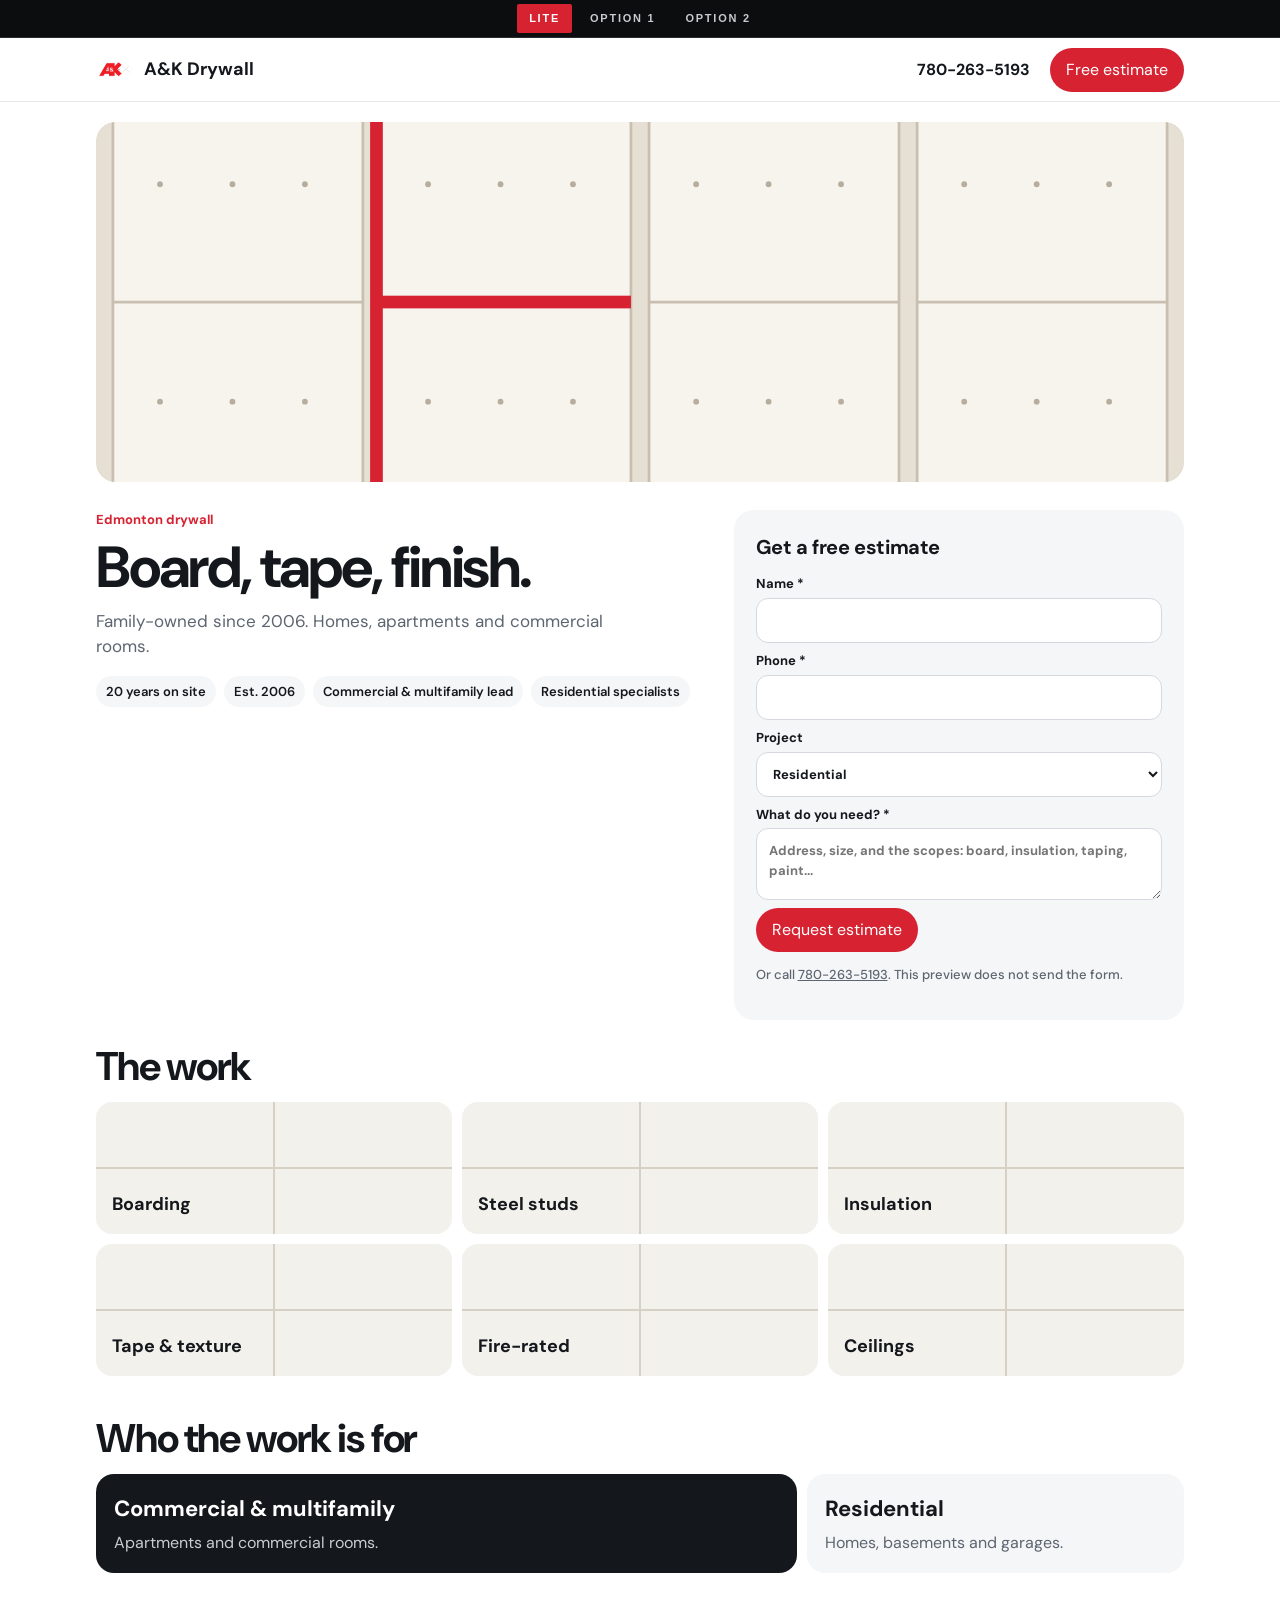
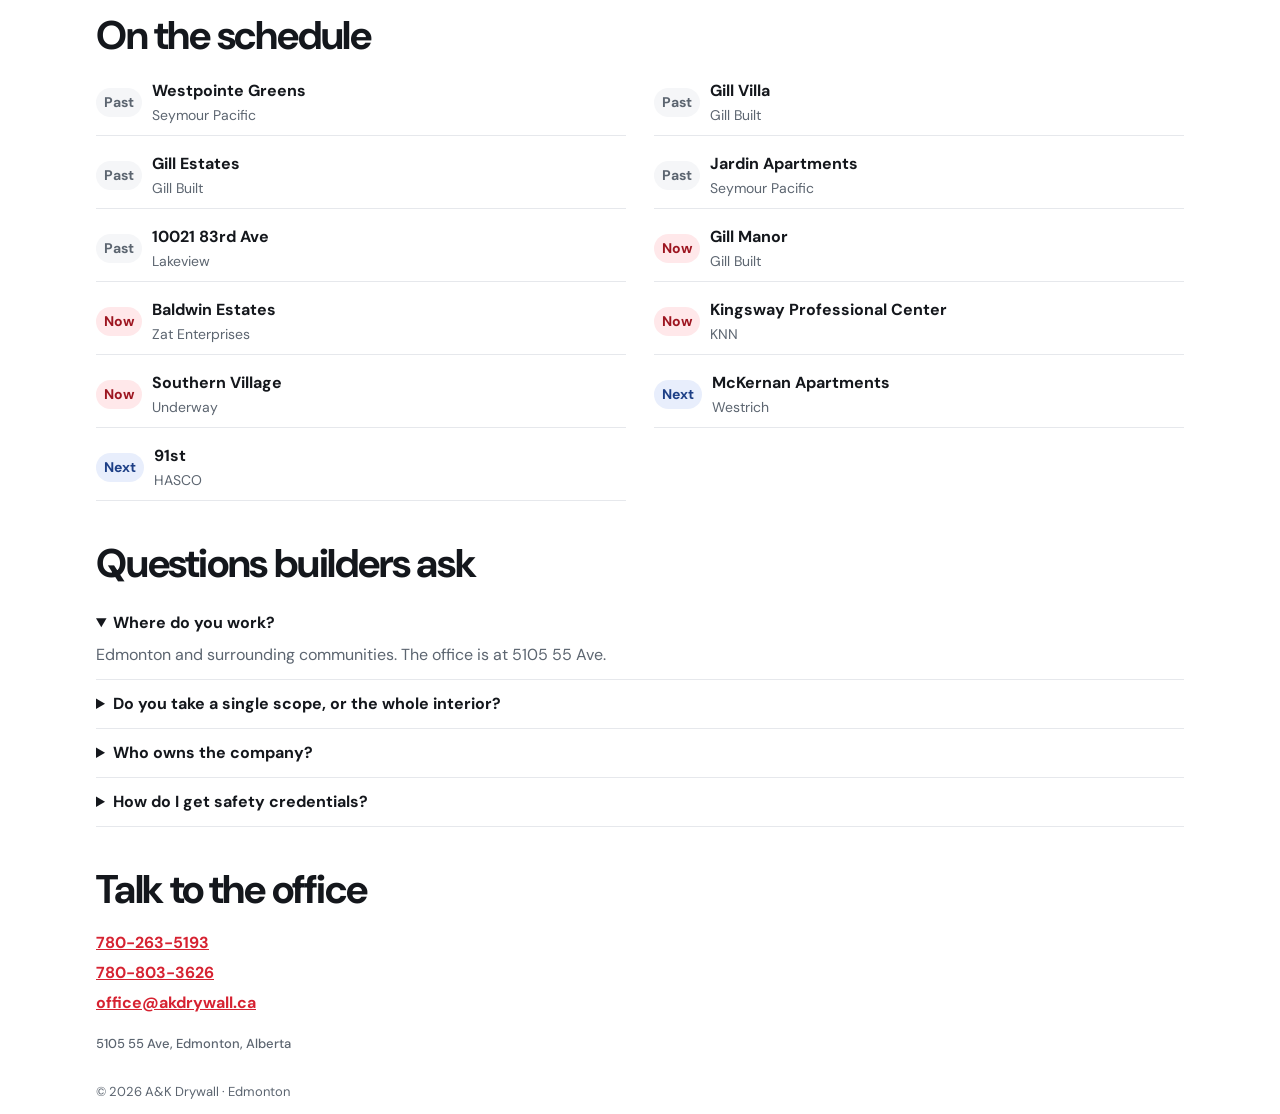
<file: index.html>
<!doctype html>
<html lang="en">
<head>
  <meta charset="utf-8">
  <meta name="viewport" content="width=device-width, initial-scale=1">
  <meta name="robots" content="noindex, nofollow">
  <meta name="theme-color" content="#ffffff">
  <meta name="description" content="A&K Drywall installs drywall, insulation and interior finishes for commercial, multifamily and residential projects in Edmonton and surrounding communities. Family-owned since 2006. Free estimate.">
  <title>Drywall &amp; Insulation in Edmonton | A&amp;K Drywall</title>
  <link rel="icon" href="favicon.ico">
  <link rel="preconnect" href="https://fonts.googleapis.com">
  <link rel="preconnect" href="https://fonts.gstatic.com" crossorigin>
  <link href="https://fonts.googleapis.com/css2?family=DM+Sans:ital,opsz,wght@0,9..40,400;0,9..40,600;0,9..40,700;1,9..40,400&display=swap" rel="stylesheet">
  <link rel="stylesheet" href="assets/version-nav.css">
  <script type="application/ld+json">
  {
    "@context": "https://schema.org",
    "@type": "GeneralContractor",
    "name": "A&K Drywall",
    "url": "https://akdrywall.ca/",
    "email": "office@akdrywall.ca",
    "telephone": "+1-780-263-5193",
    "foundingDate": "2006",
    "address": {
      "@type": "PostalAddress",
      "streetAddress": "5105 55 Ave",
      "addressLocality": "Edmonton",
      "addressRegion": "AB",
      "addressCountry": "CA"
    },
    "areaServed": "Edmonton and surrounding communities",
    "description": "Family-owned drywall, insulation and interior finishing contractor serving Edmonton since 2006."
  }
  </script>
  <style>
    :root { --ink:#14171c; --muted:#5c6570; --line:#e6e8ec; --paper:#f5f6f8; --red:#d62231; --white:#fff; }
    * { box-sizing: border-box; }
    html { scroll-behavior: smooth; }
    body { margin: 0; color: var(--ink); background: var(--white); font: 16px/1.5 "DM Sans", Arial, sans-serif; padding-bottom: 72px; }
    a { color: inherit; }
    img { display: block; max-width: 100%; }
    .wrap { width: 85vw; margin: 0 auto; }
    .bar { position: sticky; top: 38px; z-index: 40; display: flex; align-items: center; justify-content: space-between; gap: 12px; width: 100%; padding-inline: 7.5vw; min-height: 64px; background: #fff; border-bottom: 1px solid var(--line); }
    a:focus-visible, button:focus-visible, summary:focus-visible, input:focus-visible, select:focus-visible, textarea:focus-visible { outline: 2px solid var(--red); outline-offset: 3px; }
    .brand { display: flex; align-items: center; gap: 8px; text-decoration: none; font-weight: 700; font-size: 18px; }
    .brand img { width: 40px; height: 40px; object-fit: contain; }
    .bar-actions { display: flex; align-items: center; gap: 8px; }
    .call { text-decoration: none; font-weight: 700; padding: 10px 12px; }
    .btn { display: inline-flex; align-items: center; justify-content: center; min-height: 44px; padding: 0 16px; border-radius: 999px; background: var(--red); color: #fff; text-decoration: none; font-weight: 700; border: 0; cursor: pointer; font: inherit; }
    .btn.dark { background: var(--ink); }
    .btn.ghost { background: #fff; color: var(--ink); border: 1px solid #cfd3d8; }
    [id] { scroll-margin-top: 112px; }
    .wall { margin: 0; border-radius: 20px; overflow: hidden; background: #e6dfd3; }
    .wall img { width: 100%; height: 280px; object-fit: cover; }
    .hero { display: grid; gap: 16px; padding: 16px 0 0; }
    .kicker { margin: 0 0 8px; color: var(--red); font-size: 13px; font-weight: 700; }
    h1 { margin: 0; font-size: clamp(34px, 8vw, 58px); line-height: 1.02; letter-spacing: -0.035em; }
    .lede { margin: 12px 0 0; color: var(--muted); font-size: 17px; max-width: 46ch; }
    .trust { display: flex; flex-wrap: wrap; gap: 8px; margin: 16px 0 0; padding: 0; list-style: none; }
    .trust li { background: var(--paper); border-radius: 999px; padding: 6px 10px; font-size: 13px; font-weight: 600; }
    .card { background: var(--paper); border-radius: 20px; padding: 16px; }
    .card h2 { margin: 0 0 12px; font-size: 20px; letter-spacing: -0.02em; }
    label { display: grid; gap: 4px; font-size: 13px; font-weight: 700; margin-bottom: 8px; }
    input, select, textarea { width: 100%; border: 1px solid #d5d8de; border-radius: 12px; padding: 12px; font: inherit; background: #fff; color: var(--ink); }
    textarea { min-height: 72px; resize: vertical; }
    .trap { position: absolute; left: -9999px; }
    .fine, .note { color: var(--muted); font-size: 13px; font-weight: 500; }
    .quote-note { margin: 0; padding: 14px; background: #fff; border-radius: 12px; font-weight: 700; }
    section { padding: 16px 0; }
    h2.sec { margin: 0 0 6px; font-size: clamp(28px, 5vw, 40px); letter-spacing: -0.03em; }
    .sec-note { margin: 0 0 14px; color: var(--muted); }
    .services { display: grid; gap: 10px; }
    .services a { display: flex; align-items: flex-end; min-height: 132px; text-decoration: none; border-radius: 16px; padding: 16px; background:
      linear-gradient(#d7d0c4, #d7d0c4) center / 2px 100% no-repeat,
      linear-gradient(#d7d0c4, #d7d0c4) center / 100% 2px no-repeat,
      #f3f1ec; }
    .services a:hover { filter: brightness(.97); }
    .services strong { display: block; font-size: 18px; }
    .paths { display: grid; gap: 10px; }
    .paths article { border-radius: 18px; padding: 18px; background: var(--ink); color: #fff; }
    .paths article:last-child { background: var(--paper); color: var(--ink); }
    .paths h3 { margin: 0 0 6px; font-size: 22px; }
    .paths p { margin: 0; color: #c9cdd3; }
    .paths article:last-child p { color: var(--muted); }
    .jobs { display: grid; gap: 8px; }
    .job { display: grid; grid-template-columns: auto 1fr; gap: 10px; align-items: center; padding: 8px 0; border-bottom: 1px solid var(--line); }
    .pill { font-size: 12px; font-weight: 700; border-radius: 999px; padding: 4px 8px; background: var(--paper); }
    .pill.now { background: #ffe8ea; color: #9d1520; }
    .pill.next { background: #e8eefc; color: #1d3f86; }
    .job b { display: block; }
    .job span { color: var(--muted); font-size: 14px; }
    details { border-bottom: 1px solid var(--line); padding: 12px 0; }
    summary { cursor: pointer; font-weight: 700; }
    details p { margin: 8px 0 0; color: var(--muted); }
    .nap { display: grid; gap: 6px; }
    .nap a { color: var(--red); font-weight: 700; }
    footer { color: var(--muted); font-size: 13px; padding-bottom: 12px; }
    .dock { position: fixed; left: 0; right: 0; bottom: 0; z-index: 50; display: grid; grid-template-columns: 1fr 1fr; gap: 8px; padding: 10px 12px calc(10px + env(safe-area-inset-bottom)); background: #fff; border-top: 1px solid var(--line); }
    .dock a { text-align: center; }
    @media (min-width: 800px) {
      body { padding-bottom: 0; }
      .dock { display: none; }
      .wall { grid-column: 1 / -1; }
      .wall img { height: 360px; }
      .hero { grid-template-columns: 1.15fr .85fr; align-items: start; padding-top: 20px; gap: 28px; }
      .services { grid-template-columns: 1fr 1fr 1fr; }
      .jobs { grid-template-columns: 1fr 1fr; column-gap: 28px; }
      .paths { grid-template-columns: 1.3fr .7fr; }
      .card { padding: 22px; }
    }
  </style>
</head>
<body>
  <nav class="version-nav" aria-label="Versions">
    <a href="index.html" aria-current="page">Lite</a>
    <a href="option-1.html">Option 1</a>
    <a href="option-2.html">Option 2</a>
  </nav>
  <header class="wrap bar">
    <a class="brand" href="index.html"><img src="assets/logo.png" alt="A&amp;K Drywall">A&amp;K Drywall</a>
    <div class="bar-actions">
      <a class="call" href="tel:+17802635193">780-263-5193</a>
      <a class="btn" href="#estimate">Free estimate</a>
    </div>
  </header>
  <main class="wrap">
    <section class="hero">
      <figure class="wall"><img src="assets/wall.svg" alt="Drywall sheets with taped joints and screw heads"></figure>
      <div>
        <p class="kicker">Edmonton drywall</p>
        <h1>Board, tape, finish.</h1>
        <p class="lede">Family-owned since 2006. Homes, apartments and commercial rooms.</p>
        <ul class="trust">
          <li>20 years on site</li>
          <li>Est. 2006</li>
          <li>Commercial &amp; multifamily lead</li>
          <li>Residential specialists</li>
        </ul>
      </div>
      <form class="card" id="estimate" data-quote>
        <h2>Get a free estimate</h2>
        <label>Name *<input name="name" required autocomplete="name"></label>
        <label>Phone *<input name="phone" type="tel" required autocomplete="tel"></label>
        <label>Project
          <select name="type"><option>Residential</option><option>Commercial</option><option>Multifamily</option><option>Other</option></select>
        </label>
        <label>What do you need? *<textarea name="details" required placeholder="Address, size, and the scopes: board, insulation, taping, paint..."></textarea></label>
        <label class="trap" aria-hidden="true">Leave blank<input name="website" tabindex="-1" autocomplete="off"></label>
        <button class="btn" type="submit">Request estimate</button>
        <p class="fine">Or call <a href="tel:+17802635193">780-263-5193</a>. This preview does not send the form.</p>
      </form>
    </section>

    <section id="services">
      <h2 class="sec">The work</h2>
      <div class="services">
        <a href="#estimate"><strong>Boarding</strong></a>
        <a href="#estimate"><strong>Steel studs</strong></a>
        <a href="#estimate"><strong>Insulation</strong></a>
        <a href="#estimate"><strong>Tape &amp; texture</strong></a>
        <a href="#estimate"><strong>Fire-rated</strong></a>
        <a href="#estimate"><strong>Ceilings</strong></a>
      </div>
    </section>

    <section id="sectors">
      <h2 class="sec">Who the work is for</h2>
      <div class="paths">
        <article>
          <h3>Commercial &amp; multifamily</h3>
          <p>Apartments and commercial rooms.</p>
        </article>
        <article>
          <h3>Residential</h3>
          <p>Homes, basements and garages.</p>
        </article>
      </div>
    </section>

    <section id="work">
      <h2 class="sec">On the schedule</h2>
      <div class="jobs">
        <div class="job"><span class="pill">Past</span><div><b>Westpointe Greens</b><span>Seymour Pacific</span></div></div>
        <div class="job"><span class="pill">Past</span><div><b>Gill Villa</b><span>Gill Built</span></div></div>
        <div class="job"><span class="pill">Past</span><div><b>Gill Estates</b><span>Gill Built</span></div></div>
        <div class="job"><span class="pill">Past</span><div><b>Jardin Apartments</b><span>Seymour Pacific</span></div></div>
        <div class="job"><span class="pill">Past</span><div><b>10021 83rd Ave</b><span>Lakeview</span></div></div>
        <div class="job"><span class="pill now">Now</span><div><b>Gill Manor</b><span>Gill Built</span></div></div>
        <div class="job"><span class="pill now">Now</span><div><b>Baldwin Estates</b><span>Zat Enterprises</span></div></div>
        <div class="job"><span class="pill now">Now</span><div><b>Kingsway Professional Center</b><span>KNN</span></div></div>
        <div class="job"><span class="pill now">Now</span><div><b>Southern Village</b><span>Underway</span></div></div>
        <div class="job"><span class="pill next">Next</span><div><b>McKernan Apartments</b><span>Westrich</span></div></div>
        <div class="job"><span class="pill next">Next</span><div><b>91st</b><span>HASCO</span></div></div>
      </div>
    </section>

    <section id="faq">
      <h2 class="sec">Questions builders ask</h2>
      <details open>
        <summary>Where do you work?</summary>
        <p>Edmonton and surrounding communities. The office is at 5105 55 Ave.</p>
      </details>
      <details>
        <summary>Do you take a single scope, or the whole interior?</summary>
        <p>Both. We can board only, or run framing, insulation, taping, texture and paint as one sequence with one contact.</p>
      </details>
      <details>
        <summary>Who owns the company?</summary>
        <p>A&amp;K was founded in 2006 by Joga Dhothar and his brothers. For the last 10 years his family has led the business.</p>
      </details>
      <details>
        <summary>How do I get safety credentials?</summary>
        <p>Call the office. We share current safety information for the project you are bidding or running.</p>
      </details>
    </section>

    <section class="nap" id="contact">
      <h2 class="sec">Talk to the office</h2>
      <a href="tel:+17802635193">780-263-5193</a>
      <a href="tel:+17808033626">780-803-3626</a>
      <a href="mailto:office@akdrywall.ca">office@akdrywall.ca</a>
      <p class="note">5105 55 Ave, Edmonton, Alberta</p>
    </section>
  </main>
  <footer class="wrap">© <span data-year></span> A&amp;K Drywall · Edmonton</footer>
  <div class="dock">
    <a class="btn ghost" href="tel:+17802635193">Call</a>
    <a class="btn" href="#estimate">Free estimate</a>
  </div>
  <script src="assets/quote.js"></script>
</body>
</html>
</file>
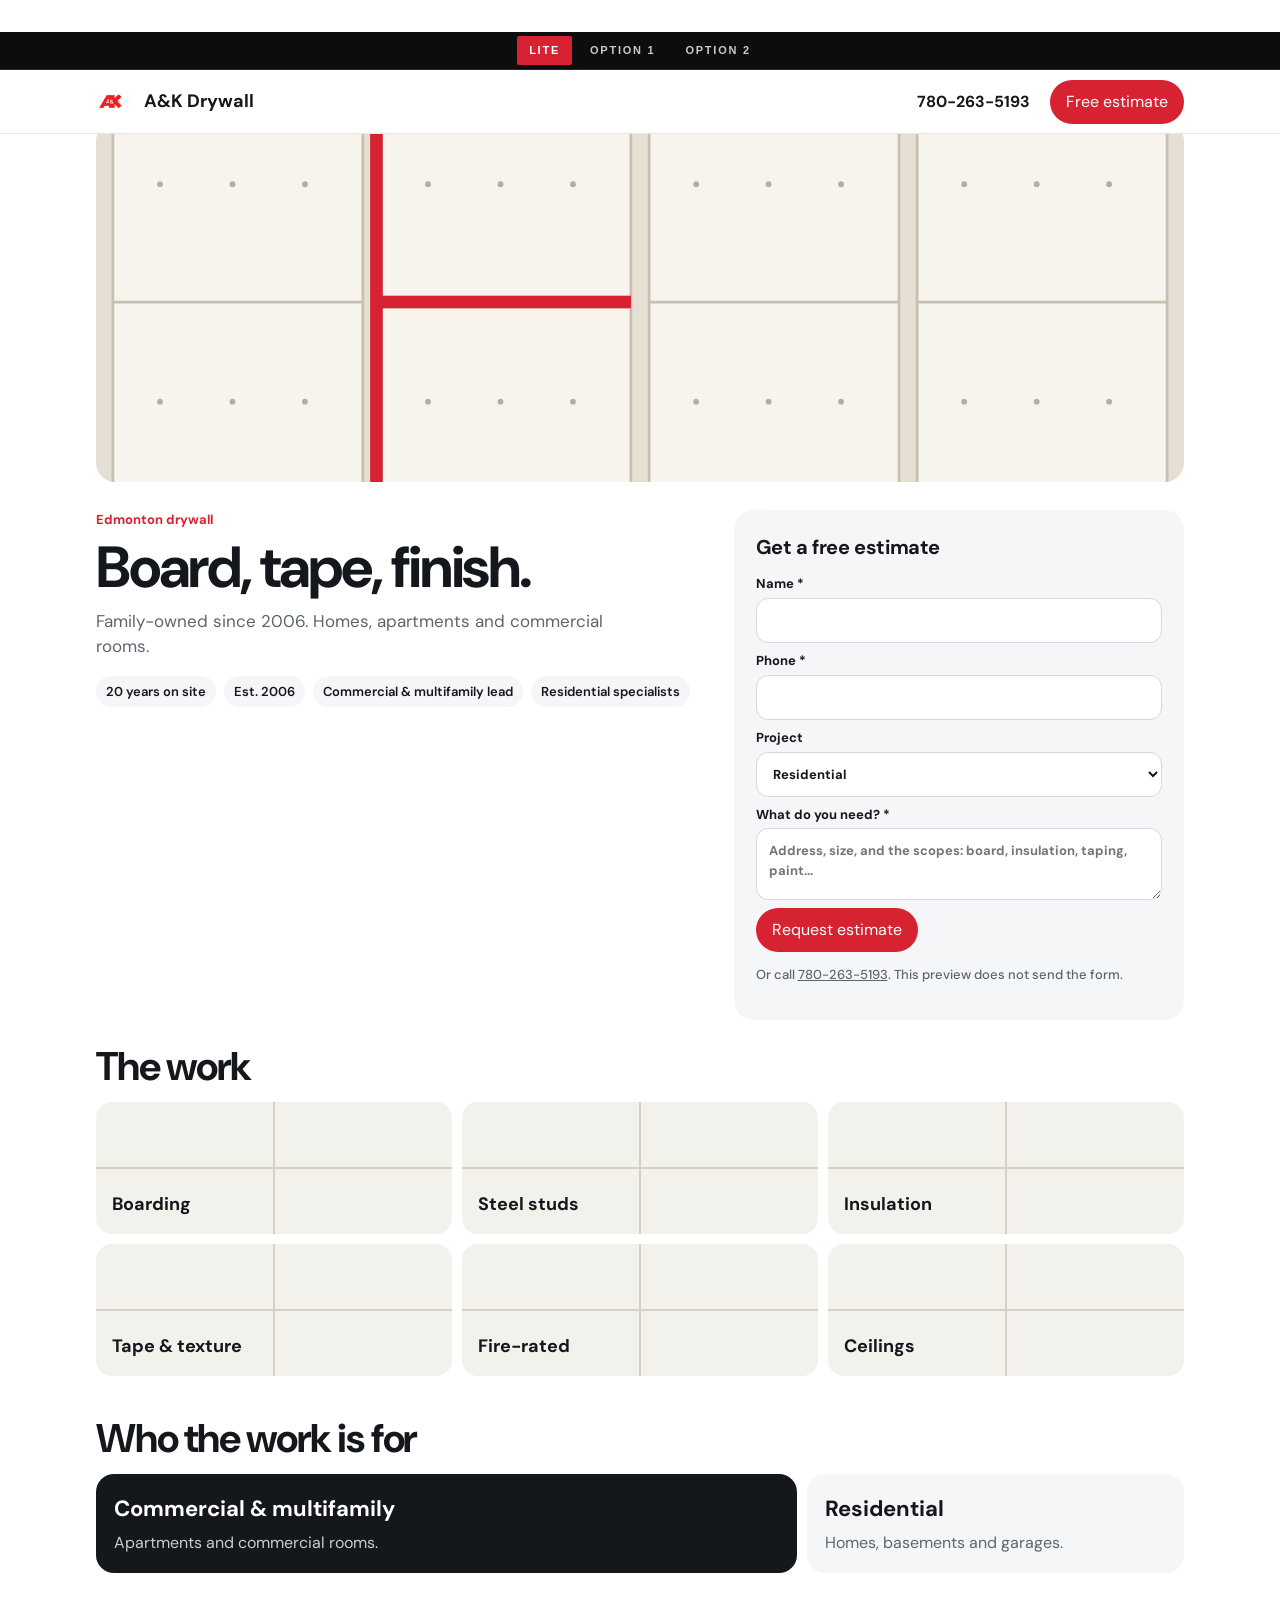
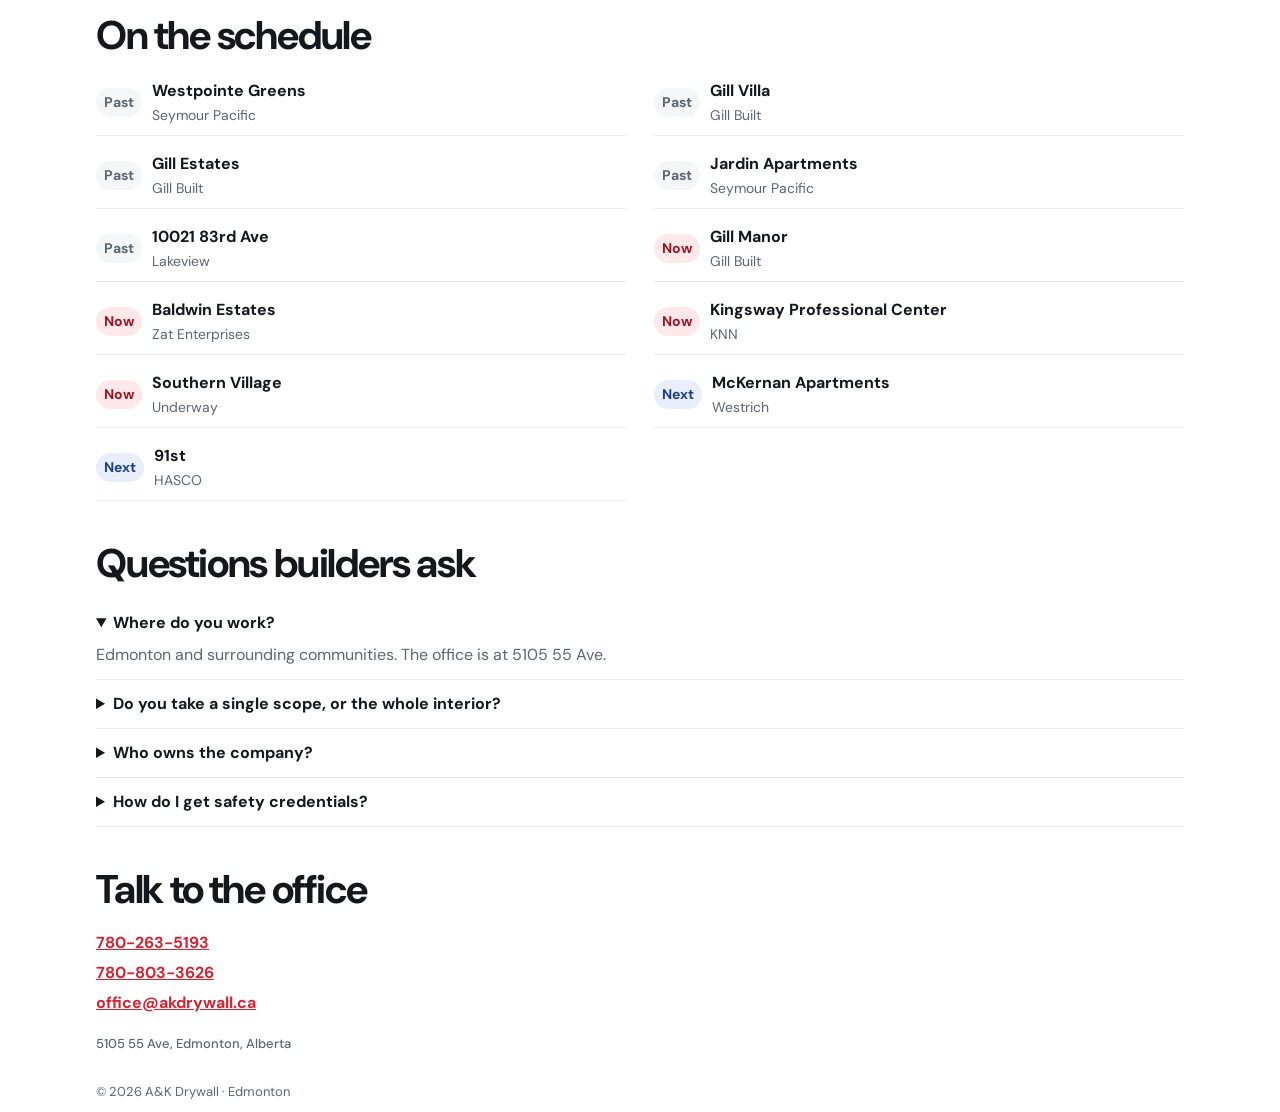
<file: about.html>
<!doctype html>
<html lang="en">
<head>
  <meta charset="utf-8">
  <meta name="robots" content="noindex, nofollow">
  <meta http-equiv="refresh" content="0; url=index.html#faq">
  <link rel="canonical" href="index.html#faq">
  <title>About | A&amp;K Drywall</title>
</head>
<body><p><a href="index.html#faq">Continue to A&amp;K Drywall</a></p></body>
</html>
</file>
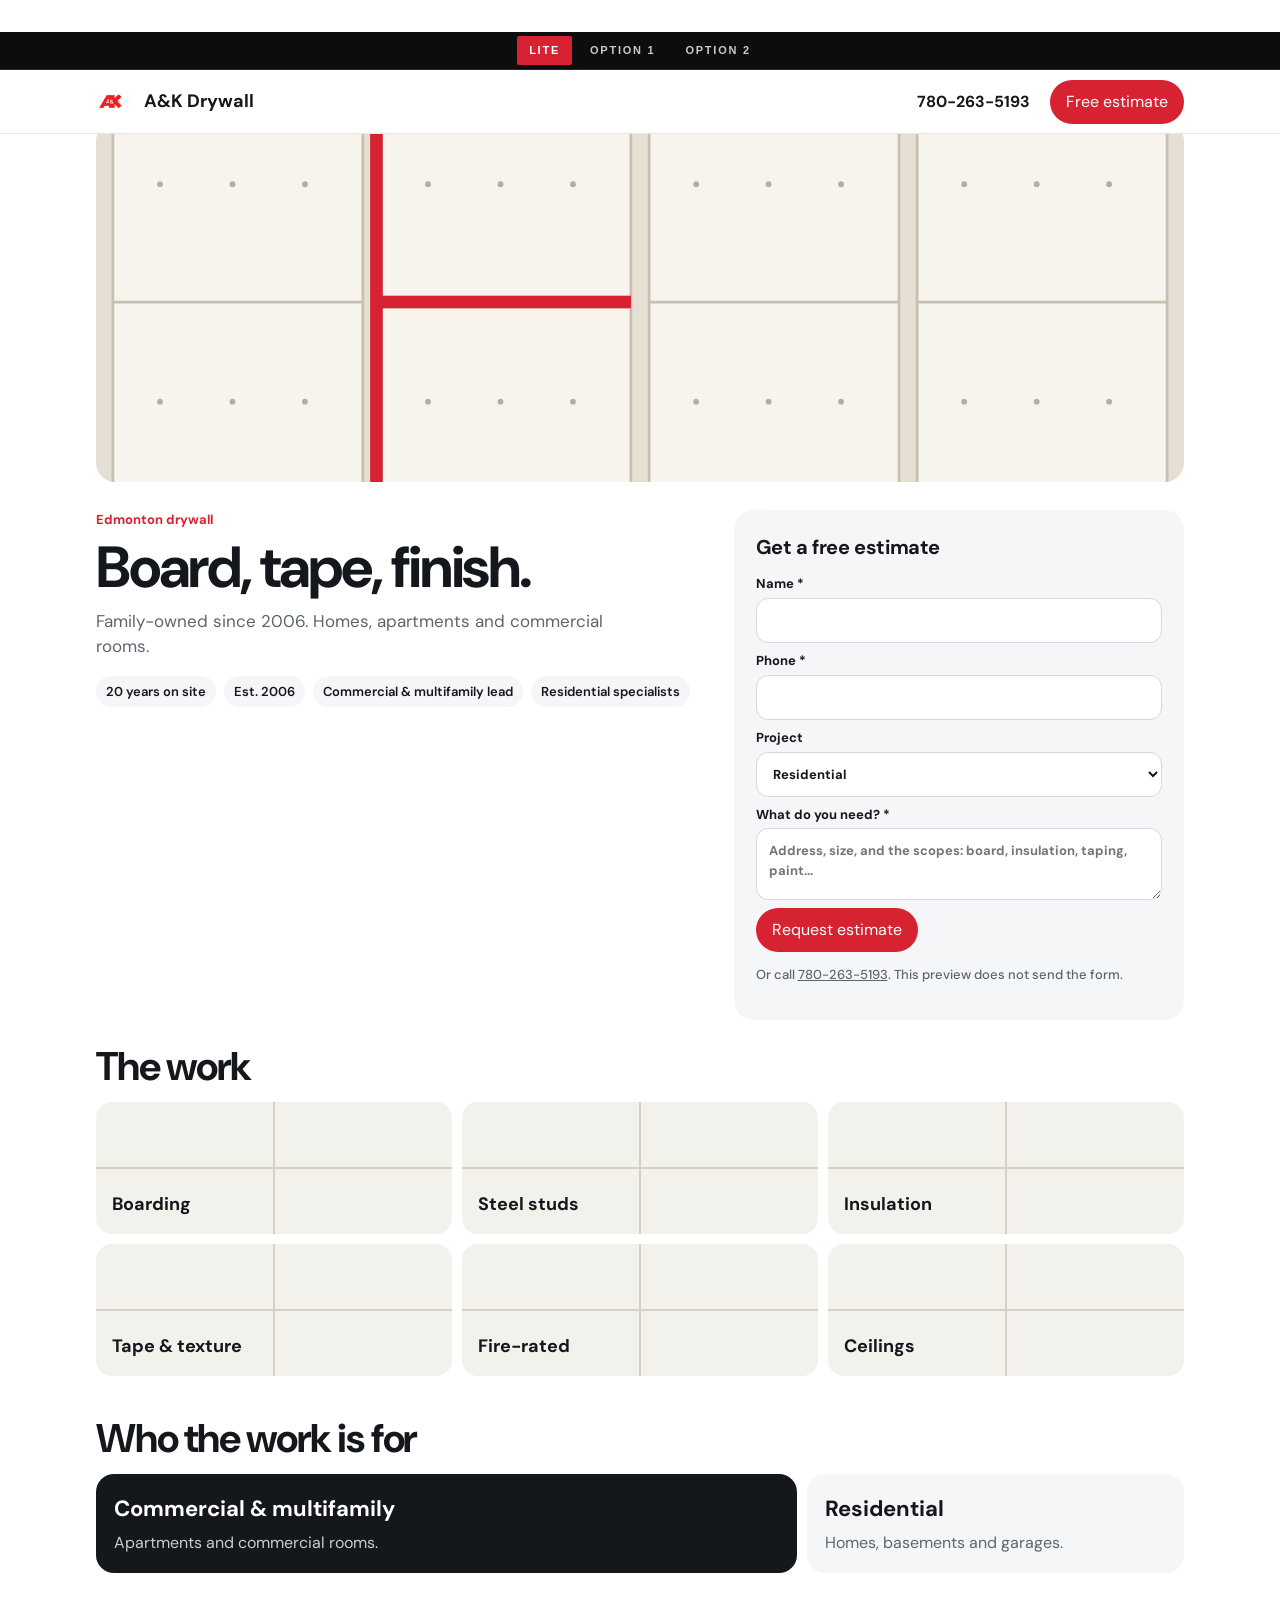
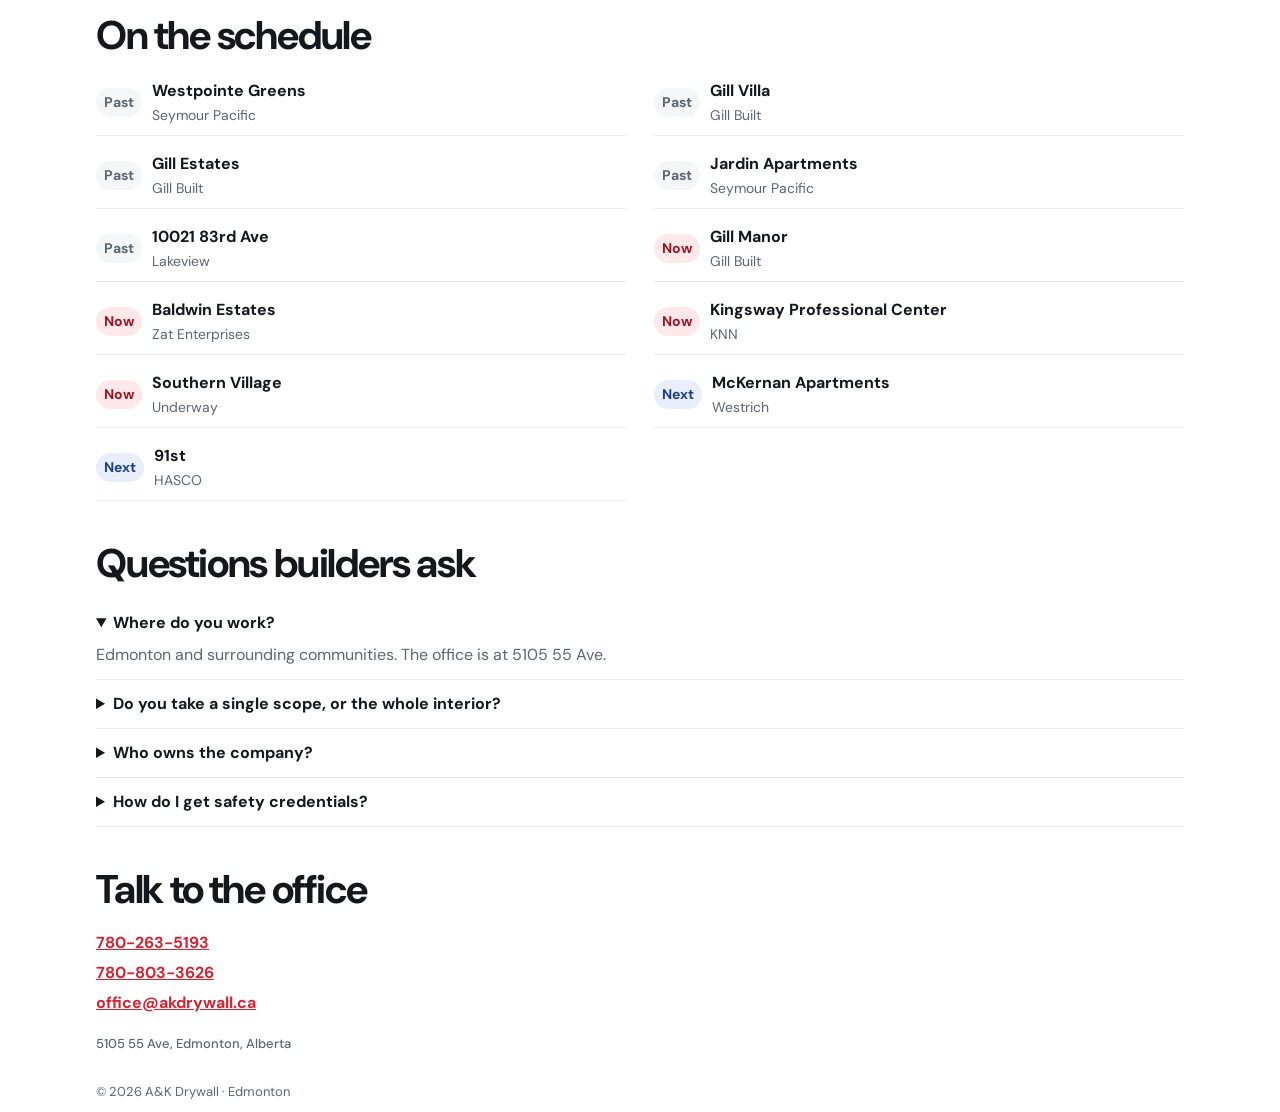
<file: approach.html>
<!doctype html>
<html lang="en">
<head>
  <meta charset="utf-8">
  <meta name="robots" content="noindex, nofollow">
  <meta http-equiv="refresh" content="0; url=index.html#faq">
  <link rel="canonical" href="index.html#faq">
  <title>Why A&amp;K | A&amp;K Drywall</title>
</head>
<body><p><a href="index.html#faq">Continue to A&amp;K Drywall</a></p></body>
</html>
</file>
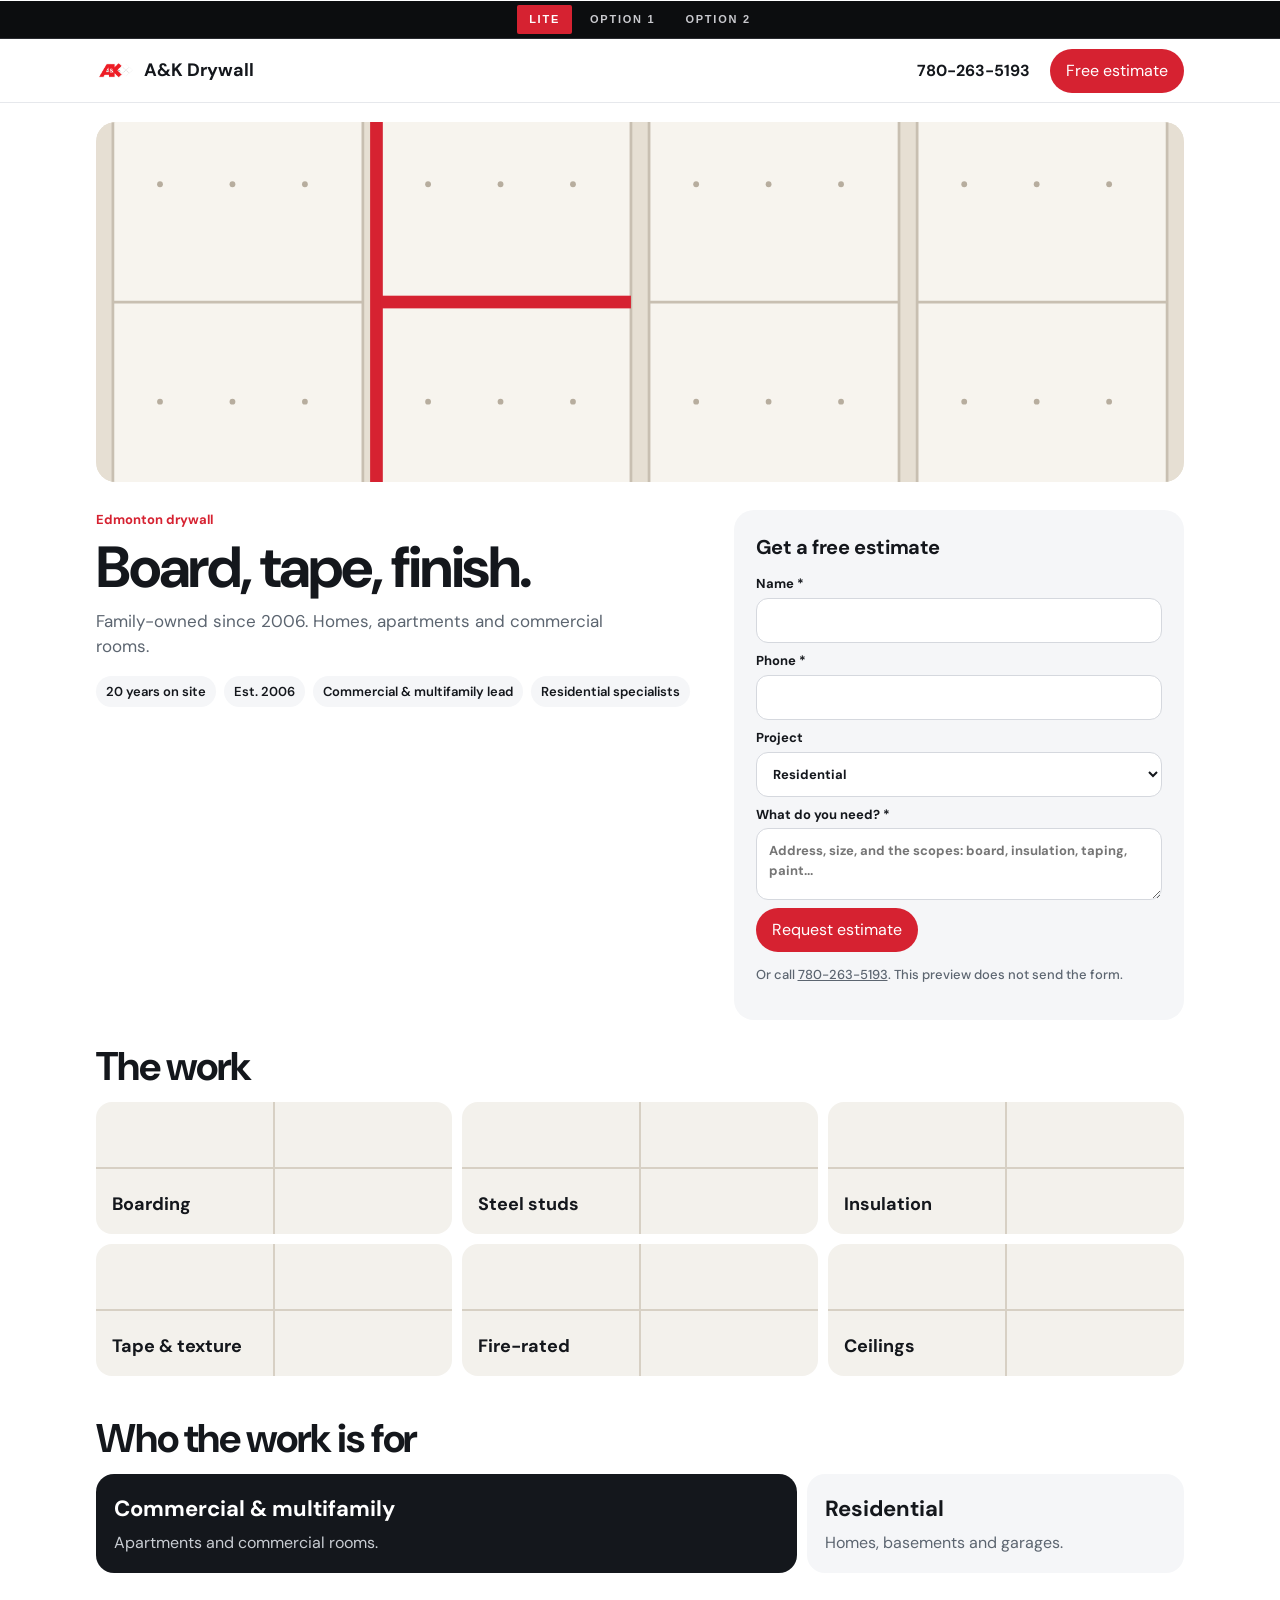
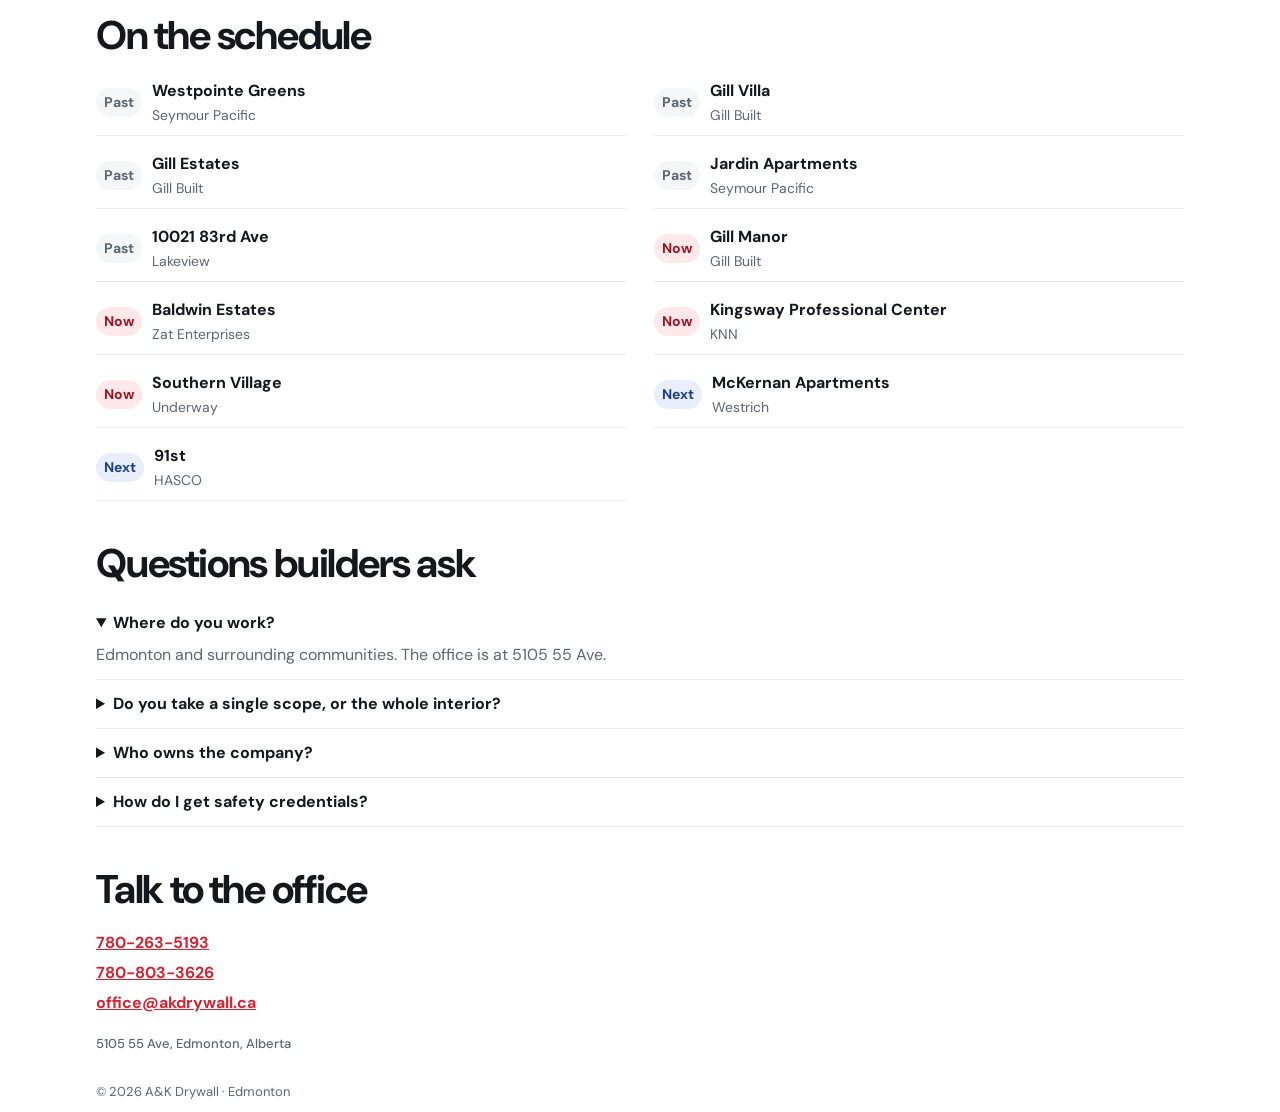
<file: contact.html>
<!doctype html>
<html lang="en">
<head>
  <meta charset="utf-8">
  <meta name="robots" content="noindex, nofollow">
  <meta http-equiv="refresh" content="0; url=index.html#estimate">
  <link rel="canonical" href="index.html#estimate">
  <title>Contact | A&amp;K Drywall</title>
</head>
<body><p><a href="index.html#estimate">Continue to A&amp;K Drywall</a></p></body>
</html>
</file>
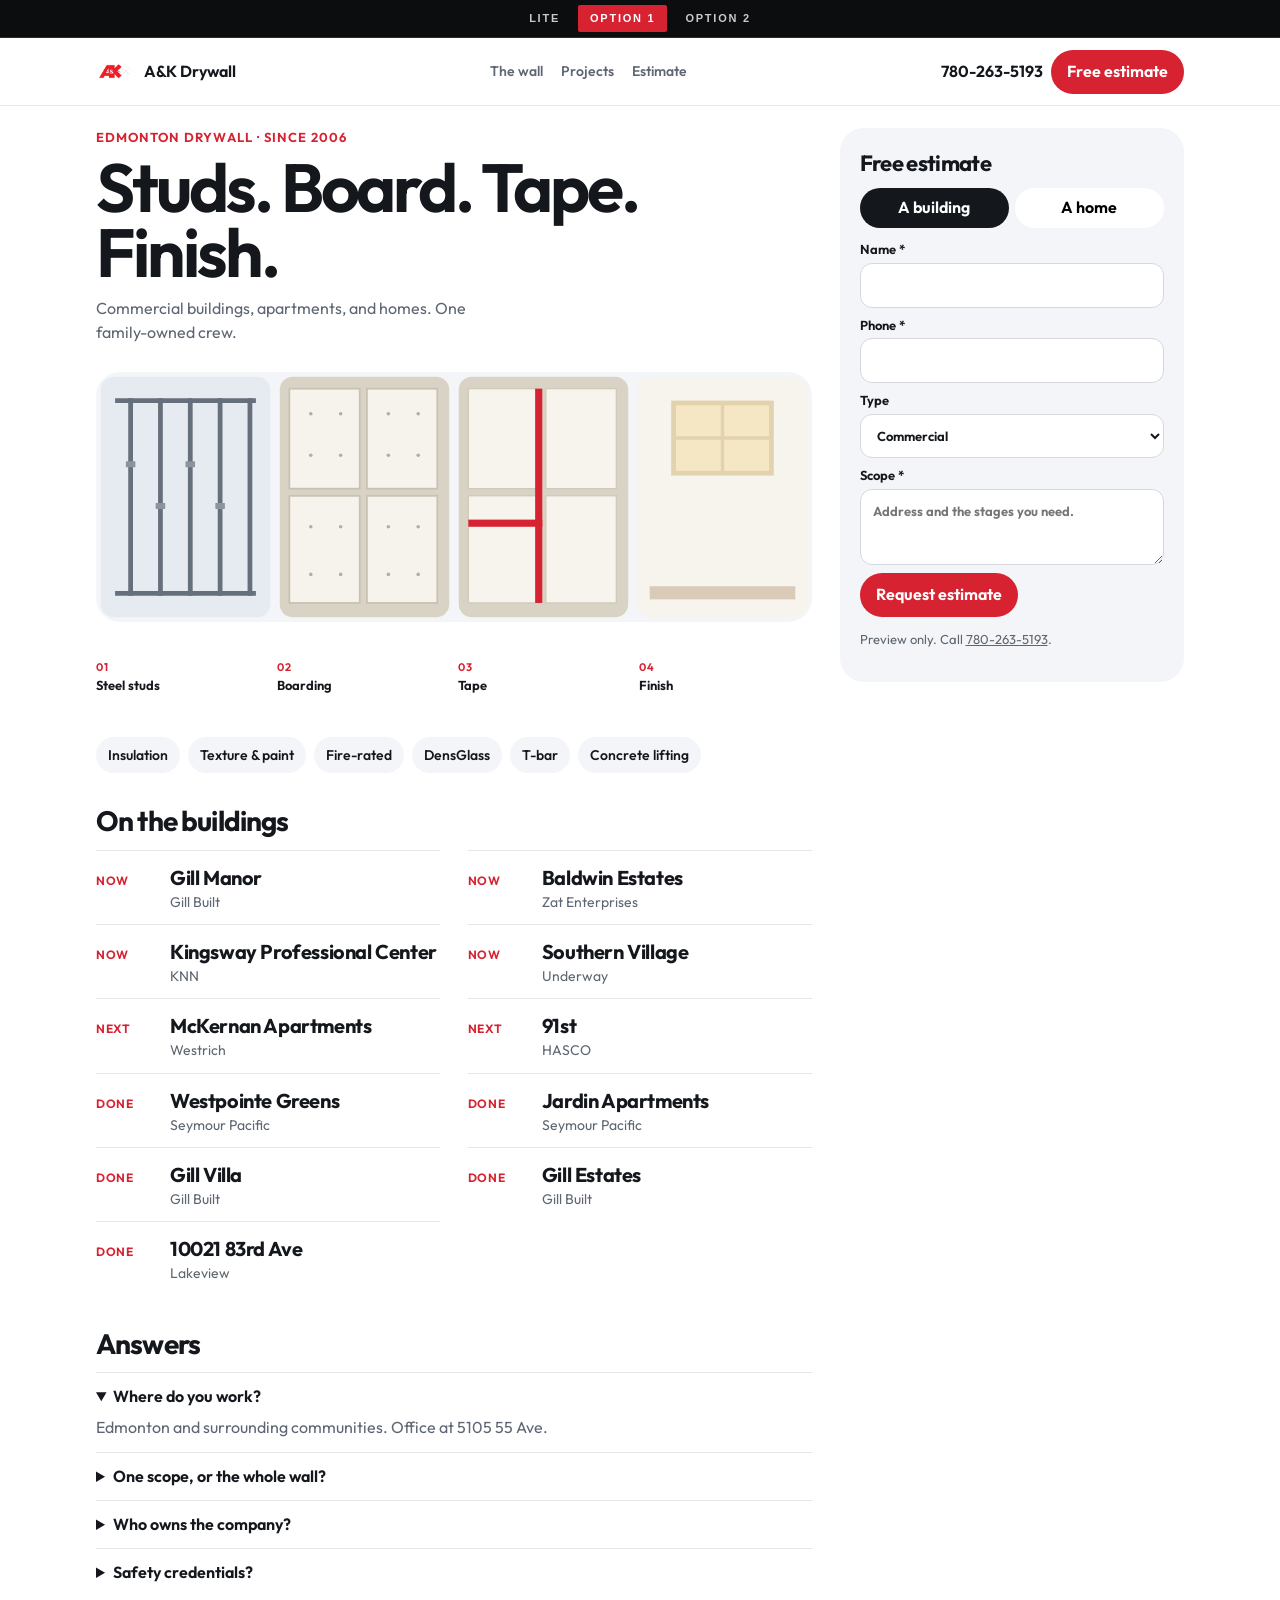
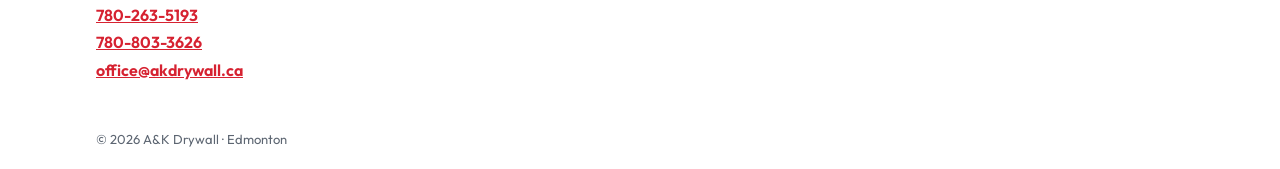
<file: option-1.html>
<!doctype html>
<html lang="en">
<head>
  <meta charset="utf-8">
  <meta name="viewport" content="width=device-width, initial-scale=1">
  <meta name="robots" content="noindex, nofollow">
  <meta name="theme-color" content="#ffffff">
  <meta name="description" content="A modern look at A&K Drywall. Steel studs, boarding, taping and finish for Edmonton commercial, multifamily and residential work. Family-owned since 2006.">
  <title>A&amp;K Drywall · Modern · Option 1</title>
  <link rel="icon" href="favicon.ico">
  <link rel="preconnect" href="https://fonts.googleapis.com">
  <link rel="preconnect" href="https://fonts.gstatic.com" crossorigin>
  <link href="https://fonts.googleapis.com/css2?family=Outfit:wght@400;560;650;750&display=swap" rel="stylesheet">
  <link rel="stylesheet" href="assets/version-nav.css">
  <style>
    :root { --ink:#14171c; --muted:#5d6672; --line:#e4e7ec; --paper:#f3f5f8; --red:#d62231; --ease:cubic-bezier(.16,1,.3,1); }
    * { box-sizing: border-box; }
    html { scroll-behavior: smooth; }
    body { margin: 0 0 84px; color: var(--ink); background: #fff; font: 16px/1.45 Outfit, Arial, sans-serif; }
    a { color: inherit; }
    img { display: block; max-width: 100%; }
    .wrap { width: 85vw; margin: 0 auto; }
    a:focus-visible, button:focus-visible, summary:focus-visible, input:focus-visible, select:focus-visible, textarea:focus-visible { outline: 2px solid var(--red); outline-offset: 3px; }
    .bar { position: sticky; top: 38px; z-index: 40; display: flex; align-items: center; justify-content: space-between; gap: 16px; min-height: 68px; padding-inline: 7.5vw; background: #fff; border-bottom: 1px solid var(--line); }
    .brand { display: flex; align-items: center; gap: 8px; text-decoration: none; font-weight: 650; }
    .brand img { width: 40px; height: 40px; object-fit: contain; }
    .links { display: none; gap: 18px; }
    .links a { text-decoration: none; font-size: 14px; font-weight: 560; color: var(--muted); }
    .actions { display: flex; align-items: center; gap: 8px; }
    .phone { text-decoration: none; font-weight: 650; }
    .btn { display: inline-flex; align-items: center; justify-content: center; min-height: 44px; padding: 0 16px; border: 0; border-radius: 999px; background: var(--red); color: #fff; font: inherit; font-weight: 650; text-decoration: none; cursor: pointer; }
    .btn.line { background: #fff; color: var(--ink); border: 1px solid #cfd3da; }
    [id] { scroll-margin-top: 120px; }
    .page { display: grid; gap: 22px; padding: 22px 0 8px; }
    .kicker { margin: 0 0 8px; color: var(--red); font-size: 13px; font-weight: 650; letter-spacing: .08em; text-transform: uppercase; }
    h1 { margin: 0; font-size: clamp(40px, 6vw, 68px); line-height: .96; letter-spacing: -.045em; font-weight: 650; }
    .lede { margin: 12px 0 0; color: var(--muted); max-width: 34ch; }
    .stages { margin: 0; border-radius: 24px; overflow: hidden; background: var(--paper); }
    .stages img { width: 100%; height: auto; }
    .captions { display: grid; grid-template-columns: repeat(4, 1fr); gap: 8px; margin: 10px 0 0; padding: 0; list-style: none; }
    .captions li { font-size: 13px; font-weight: 650; }
    .captions span { display: block; color: var(--red); font-size: 11px; letter-spacing: .08em; }
    .chips { display: flex; flex-wrap: wrap; gap: 8px; margin-top: 14px; }
    .chips a { text-decoration: none; background: var(--paper); border-radius: 999px; padding: 8px 12px; font-size: 14px; font-weight: 560; }
    .work { display: grid; gap: 0; margin-top: 8px; }
    .work a { display: grid; grid-template-columns: 64px 1fr; gap: 10px; align-items: baseline; padding: 12px 0; border-top: 1px solid var(--line); text-decoration: none; }
    .work b { font-size: 20px; letter-spacing: -.02em; }
    .work em { display: block; color: var(--muted); font-style: normal; font-size: 14px; }
    .status { color: var(--red); font-size: 12px; font-weight: 650; letter-spacing: .06em; text-transform: uppercase; }
    h2 { margin: 28px 0 8px; font-size: 28px; letter-spacing: -.03em; }
    details { border-top: 1px solid var(--line); padding: 12px 0; }
    summary { cursor: pointer; font-weight: 650; }
    details p { margin: 8px 0 0; color: var(--muted); }
    .office { display: grid; gap: 4px; margin-top: 8px; }
    .office a { color: var(--red); font-weight: 650; }
    .rail { background: var(--paper); border-radius: 24px; padding: 16px; }
    .rail h2 { margin: 0 0 8px; font-size: 22px; }
    .switch { display: grid; grid-template-columns: 1fr 1fr; gap: 6px; margin-bottom: 12px; }
    .switch button { min-height: 40px; border-radius: 999px; border: 0; background: #fff; font: inherit; font-weight: 650; cursor: pointer; }
    .switch button[aria-pressed="true"] { background: var(--ink); color: #fff; }
    label { display: grid; gap: 4px; margin-bottom: 8px; font-size: 13px; font-weight: 650; }
    input, select, textarea { width: 100%; border: 1px solid #d5d8de; border-radius: 12px; padding: 12px; font: inherit; background: #fff; color: var(--ink); }
    textarea { min-height: 76px; resize: vertical; }
    .trap { position: absolute; left: -9999px; }
    .fine { color: var(--muted); font-size: 13px; }
    .quote-note { margin: 0; font-weight: 650; }
    footer { color: var(--muted); font-size: 13px; padding: 12px 0 20px; }
    .dock { position: fixed; left: 12px; right: 12px; bottom: 12px; z-index: 50; display: grid; grid-template-columns: 1fr 1.3fr; gap: 8px; }
    @media (min-width: 900px) {
      body { margin-bottom: 0; }
      .dock { display: none; }
      .links { display: flex; }
      .page { grid-template-columns: 1.35fr .65fr; align-items: start; gap: 28px; }
      .intro { grid-column: 1; }
      .stages, .captions, .more { grid-column: 1; }
      .rail { grid-column: 2; grid-row: 1 / span 5; position: sticky; top: 118px; padding: 20px; }
      .work { grid-template-columns: 1fr 1fr; column-gap: 28px; }
      .work a:nth-child(odd) { border-right: 0; }
    }
    @media (hover: hover) {
      .chips a, .work a, .links a, .btn { transition: transform .35s var(--ease), color .35s var(--ease), background .35s var(--ease); }
      .chips a:hover, .links a:hover { color: var(--red); }
      .work a:hover b { color: var(--red); }
      .btn:hover { transform: translateY(-2px); }
    }
    @media (prefers-reduced-motion: reduce) {
      .chips a, .work a, .links a, .btn { transition: none; }
    }
  </style>
</head>
<body>
  <nav class="version-nav" aria-label="Versions">
    <a href="index.html">Lite</a>
    <a href="option-1.html" aria-current="page">Option 1</a>
    <a href="option-2.html">Option 2</a>
  </nav>
  <header class="bar">
    <a class="brand" href="option-1.html"><img src="assets/logo.png" alt="A&amp;K Drywall">A&amp;K Drywall</a>
    <nav class="links" aria-label="Page">
      <a href="#stages">The wall</a>
      <a href="#work">Projects</a>
      <a href="#estimate">Estimate</a>
    </nav>
    <div class="actions">
      <a class="phone" href="tel:+17802635193">780-263-5193</a>
      <a class="btn" href="#estimate">Free estimate</a>
    </div>
  </header>
  <main class="wrap page">
    <div class="intro">
      <p class="kicker">Edmonton drywall · since 2006</p>
      <h1>Studs. Board. Tape. Finish.</h1>
      <p class="lede">Commercial buildings, apartments, and homes. One family-owned crew.</p>
    </div>
    <figure class="stages" id="stages"><img src="assets/stages.svg" alt="Steel studs, hung board, taped joints, and a finished wall"></figure>
    <ol class="captions">
      <li><span>01</span>Steel studs</li>
      <li><span>02</span>Boarding</li>
      <li><span>03</span>Tape</li>
      <li><span>04</span>Finish</li>
    </ol>
    <form class="rail" id="estimate" data-quote>
      <h2>Free estimate</h2>
      <div class="switch" role="group" aria-label="Project">
        <button type="button" aria-pressed="true" data-type="Commercial">A building</button>
        <button type="button" aria-pressed="false" data-type="Residential">A home</button>
      </div>
      <label>Name *<input name="name" required autocomplete="name"></label>
      <label>Phone *<input name="phone" type="tel" required autocomplete="tel"></label>
      <label>Type
        <select name="type" id="type"><option>Commercial</option><option>Multifamily</option><option>Residential</option><option>Other</option></select>
      </label>
      <label>Scope *<textarea name="details" required placeholder="Address and the stages you need."></textarea></label>
      <label class="trap" aria-hidden="true">Leave blank<input name="website" tabindex="-1" autocomplete="off"></label>
      <button class="btn" type="submit">Request estimate</button>
      <p class="fine">Preview only. Call <a href="tel:+17802635193">780-263-5193</a>.</p>
    </form>
    <div class="more">
      <div class="chips">
        <a href="#estimate">Insulation</a>
        <a href="#estimate">Texture &amp; paint</a>
        <a href="#estimate">Fire-rated</a>
        <a href="#estimate">DensGlass</a>
        <a href="#estimate">T-bar</a>
        <a href="#estimate">Concrete lifting</a>
      </div>
      <h2 id="work">On the buildings</h2>
      <div class="work">
        <a href="#estimate"><span class="status">Now</span><span><b>Gill Manor</b><em>Gill Built</em></span></a>
        <a href="#estimate"><span class="status">Now</span><span><b>Baldwin Estates</b><em>Zat Enterprises</em></span></a>
        <a href="#estimate"><span class="status">Now</span><span><b>Kingsway Professional Center</b><em>KNN</em></span></a>
        <a href="#estimate"><span class="status">Now</span><span><b>Southern Village</b><em>Underway</em></span></a>
        <a href="#estimate"><span class="status">Next</span><span><b>McKernan Apartments</b><em>Westrich</em></span></a>
        <a href="#estimate"><span class="status">Next</span><span><b>91st</b><em>HASCO</em></span></a>
        <a href="#estimate"><span class="status">Done</span><span><b>Westpointe Greens</b><em>Seymour Pacific</em></span></a>
        <a href="#estimate"><span class="status">Done</span><span><b>Jardin Apartments</b><em>Seymour Pacific</em></span></a>
        <a href="#estimate"><span class="status">Done</span><span><b>Gill Villa</b><em>Gill Built</em></span></a>
        <a href="#estimate"><span class="status">Done</span><span><b>Gill Estates</b><em>Gill Built</em></span></a>
        <a href="#estimate"><span class="status">Done</span><span><b>10021 83rd Ave</b><em>Lakeview</em></span></a>
      </div>
      <h2 id="answers">Answers</h2>
      <details open>
        <summary>Where do you work?</summary>
        <p>Edmonton and surrounding communities. Office at 5105 55 Ave.</p>
      </details>
      <details>
        <summary>One scope, or the whole wall?</summary>
        <p>Either. Board only, or studs, insulation, tape, texture and paint with one contact.</p>
      </details>
      <details>
        <summary>Who owns the company?</summary>
        <p>Founded in 2006 by Joga Dhothar and his brothers. His family has led it for the last 10 years.</p>
      </details>
      <details>
        <summary>Safety credentials?</summary>
        <p>Ask the office. We share current safety information for the project you are bidding.</p>
      </details>
      <div class="office">
        <a href="tel:+17802635193">780-263-5193</a>
        <a href="tel:+17808033626">780-803-3626</a>
        <a href="mailto:office@akdrywall.ca">office@akdrywall.ca</a>
      </div>
    </div>
  </main>
  <footer class="wrap">© <span data-year></span> A&amp;K Drywall · Edmonton</footer>
  <div class="dock">
    <a class="btn line" href="tel:+17802635193">Call</a>
    <a class="btn" href="#estimate">Free estimate</a>
  </div>
  <script src="assets/quote.js"></script>
  <script>
    const type = document.getElementById("type");
    document.querySelectorAll(".switch button").forEach((button) => {
      button.addEventListener("click", () => {
        document.querySelectorAll(".switch button").forEach((item) => item.setAttribute("aria-pressed", "false"));
        button.setAttribute("aria-pressed", "true");
        type.value = button.dataset.type;
      });
    });
  </script>
</body>
</html>
</file>
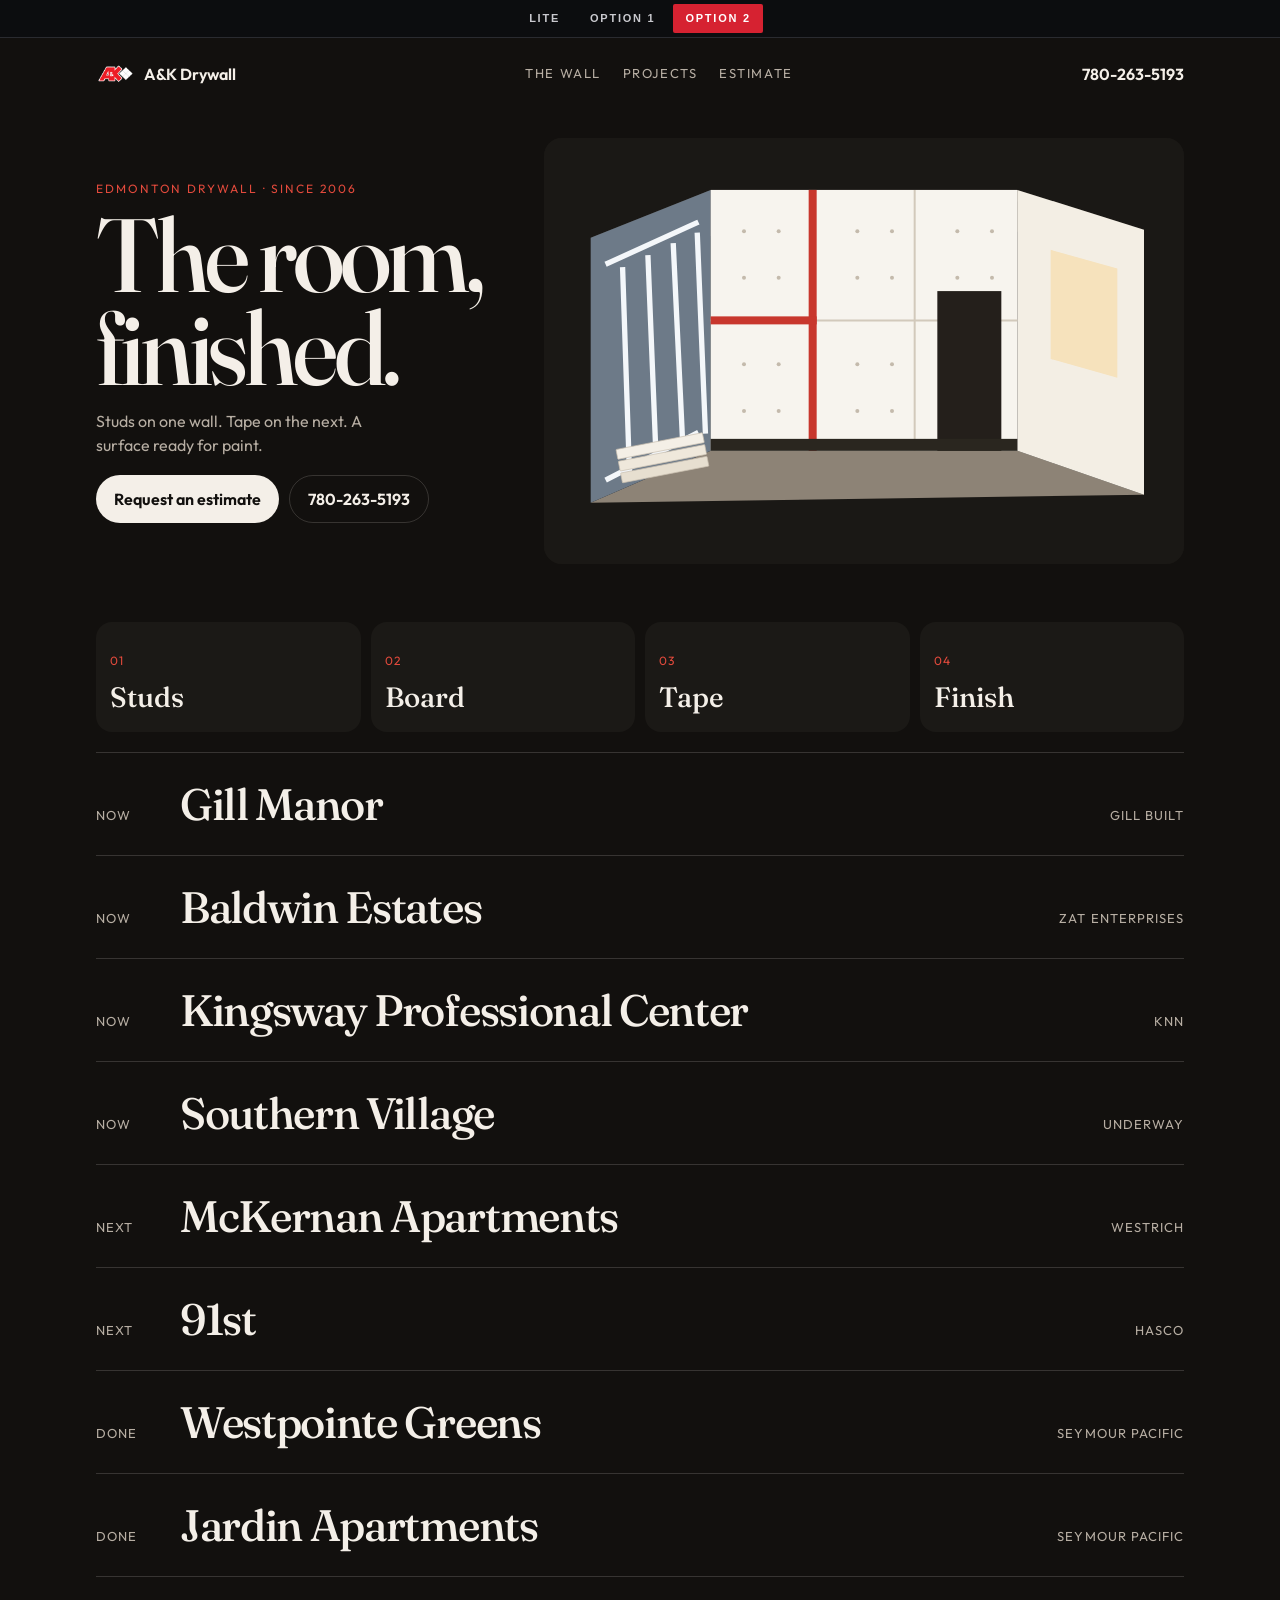
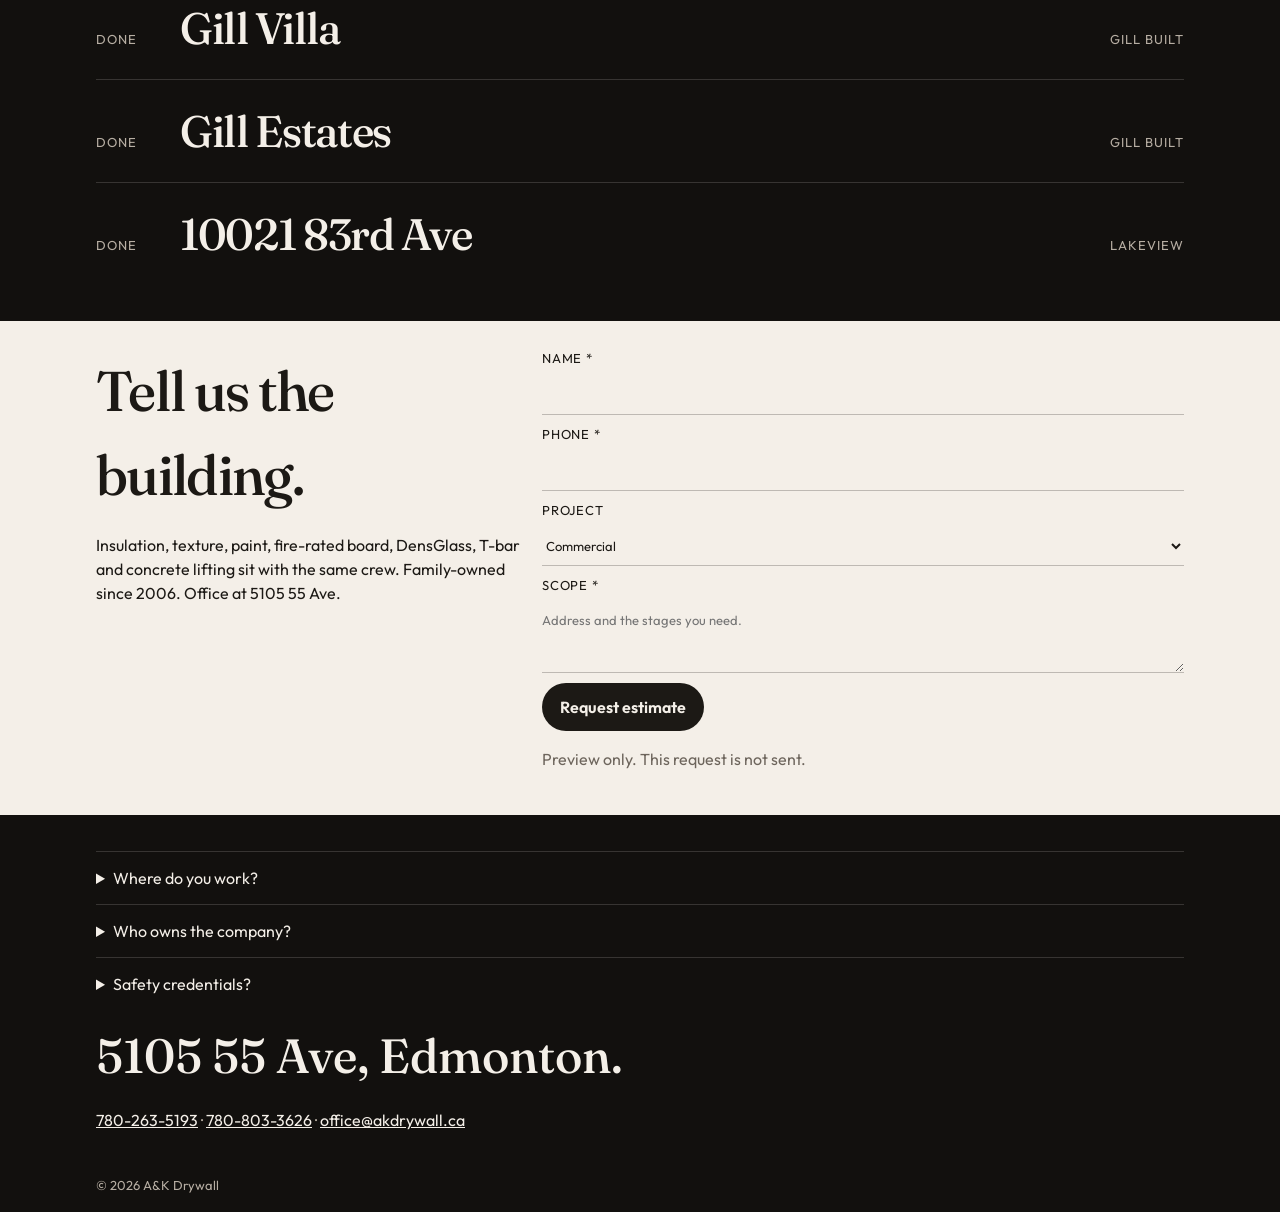
<file: option-2.html>
<!doctype html>
<html lang="en">
<head>
  <meta charset="utf-8">
  <meta name="viewport" content="width=device-width, initial-scale=1">
  <meta name="robots" content="noindex, nofollow">
  <meta name="theme-color" content="#12100e">
  <meta name="description" content="A high-end look at A&K Drywall. Finished interiors for Edmonton commercial, multifamily and residential projects. Family-owned since 2006.">
  <title>A&amp;K Drywall · Atelier · Option 2</title>
  <link rel="icon" href="favicon.ico">
  <link rel="preconnect" href="https://fonts.googleapis.com">
  <link rel="preconnect" href="https://fonts.gstatic.com" crossorigin>
  <link href="https://fonts.googleapis.com/css2?family=Fraunces:opsz,wght@9..144,500;9..144,560&family=Outfit:wght@400;520;640&display=swap" rel="stylesheet">
  <link rel="stylesheet" href="assets/version-nav.css">
  <style>
    :root { --ink:#f4efe8; --muted:#b7aea3; --line:rgba(244,239,232,.16); --red:#e24a3c; --ease:cubic-bezier(.16,1,.3,1); }
    * { box-sizing: border-box; }
    html { scroll-behavior: smooth; }
    body { margin: 0 0 84px; color: var(--ink); background: #12100e; font: 16px/1.5 Outfit, Arial, sans-serif; }
    a { color: inherit; }
    img { display: block; max-width: 100%; }
    .wrap { width: 85vw; margin: 0 auto; }
    a:focus-visible, button:focus-visible, summary:focus-visible, input:focus-visible, select:focus-visible, textarea:focus-visible { outline: 2px solid var(--red); outline-offset: 3px; }
    .nav { position: sticky; top: 38px; z-index: 40; display: flex; align-items: center; justify-content: space-between; gap: 16px; min-height: 72px; padding-inline: 7.5vw; background: #12100e; }
    .brand { display: flex; align-items: center; gap: 8px; text-decoration: none; font-weight: 640; }
    .brand img { width: 40px; height: 40px; object-fit: contain; }
    .nav-links { display: none; gap: 22px; }
    .nav-links a { text-decoration: none; font-size: 13px; letter-spacing: .12em; text-transform: uppercase; color: var(--muted); }
    .phone { text-decoration: none; font-weight: 640; }
    [id] { scroll-margin-top: 124px; }
    .hero { display: grid; gap: 22px; padding: 12px 0 28px; align-items: end; }
    .kicker { margin: 0 0 10px; color: var(--red); font-size: 12px; letter-spacing: .16em; text-transform: uppercase; }
    h1 { margin: 0; font-family: Fraunces, Georgia, serif; font-weight: 500; font-size: clamp(56px, 9vw, 104px); line-height: .9; letter-spacing: -.04em; }
    .lede { margin: 14px 0 0; color: var(--muted); max-width: 28ch; }
    .actions { display: flex; flex-wrap: wrap; gap: 10px; margin-top: 18px; }
    .btn { display: inline-flex; align-items: center; justify-content: center; min-height: 48px; padding: 0 18px; border-radius: 999px; border: 0; background: var(--ink); color: #12100e; font: inherit; font-weight: 640; text-decoration: none; cursor: pointer; }
    .btn.quiet { background: transparent; color: var(--ink); border: 1px solid var(--line); }
    .room { margin: 0; border-radius: 18px; overflow: hidden; background: #1a1815; }
    .room img { width: 100%; height: auto; }
    .scopes { display: grid; grid-template-columns: 1fr 1fr; gap: 10px; padding: 10px 0 20px; }
    .scopes a { display: grid; gap: 6px; min-height: 110px; align-content: end; padding: 14px; border-radius: 16px; text-decoration: none; background: #1b1916; }
    .scopes span { color: var(--red); font-size: 12px; letter-spacing: .12em; }
    .scopes strong { font-family: Fraunces, Georgia, serif; font-size: 28px; font-weight: 500; }
    .work a { display: grid; grid-template-columns: 72px 1fr auto; gap: 12px; align-items: baseline; padding: 18px 0; border-top: 1px solid var(--line); text-decoration: none; }
    .work strong { font-family: Fraunces, Georgia, serif; font-size: clamp(28px, 4vw, 44px); font-weight: 500; letter-spacing: -.03em; }
    .work em, .work span { color: var(--muted); font-style: normal; font-size: 13px; letter-spacing: .08em; text-transform: uppercase; }
    .band { margin: 36px 0; padding: 28px 7.5vw; background: #f4efe8; color: #1c1915; }
    .band .wrap { width: 100%; }
    .band h2 { margin: 0 0 16px; font-family: Fraunces, Georgia, serif; font-weight: 500; font-size: clamp(36px, 5vw, 56px); letter-spacing: -.03em; }
    .estimate { display: grid; gap: 18px; }
    label { display: grid; gap: 6px; margin-bottom: 10px; font-size: 13px; letter-spacing: .06em; text-transform: uppercase; }
    input, select, textarea { width: 100%; border: 0; border-bottom: 1px solid rgba(28,25,21,.25); padding: 10px 0; background: transparent; color: #1c1915; font: inherit; border-radius: 0; }
    textarea { min-height: 72px; resize: vertical; }
    .trap { position: absolute; left: -9999px; }
    .band .btn { background: #1c1915; color: #f4efe8; }
    .fine, .quote-note { color: #6d655c; }
    .quote-note { font-family: Fraunces, Georgia, serif; font-size: 28px; }
    details { border-top: 1px solid var(--line); padding: 14px 0; }
    summary { cursor: pointer; }
    details p { margin: 8px 0 0; color: var(--muted); }
    .close { padding: 10px 0 28px; }
    .close h2 { margin: 0; font-family: Fraunces, Georgia, serif; font-weight: 500; font-size: clamp(32px, 5vw, 48px); }
    .close p { color: var(--muted); }
    .close a { color: var(--ink); }
    footer { color: var(--muted); font-size: 13px; padding-bottom: 16px; }
    .dock { position: fixed; left: 12px; right: 12px; bottom: 12px; z-index: 50; display: grid; grid-template-columns: 1fr 1.3fr; gap: 8px; }
    @media (min-width: 900px) {
      body { margin-bottom: 0; }
      .dock { display: none; }
      .nav-links { display: flex; }
      .hero { grid-template-columns: .8fr 1.2fr; align-items: center; padding: 28px 0 48px; }
      .scopes { grid-template-columns: repeat(4, 1fr); }
      .estimate { grid-template-columns: .8fr 1.2fr; align-items: start; }
    }
    @media (prefers-reduced-motion: no-preference) {
      .room img, h1, .lede, .actions { animation: rise .8s var(--ease) both; }
      .lede { animation-delay: .08s; }
      .actions { animation-delay: .16s; }
      .scopes a, .work a, .btn, .nav-links a { transition: transform .35s var(--ease), color .35s var(--ease), background .35s var(--ease); }
    }
    @keyframes rise { from { opacity: 0; transform: translateY(16px); } }
    @media (hover: hover) {
      .work a:hover strong, .nav-links a:hover, .scopes a:hover strong { color: var(--red); }
      .btn:hover { transform: translateY(-2px); }
    }
    @media (prefers-reduced-motion: reduce) {
      .scopes a, .work a, .btn, .nav-links a { transition: none; }
    }
  </style>
</head>
<body>
  <nav class="version-nav" aria-label="Versions">
    <a href="index.html">Lite</a>
    <a href="option-1.html">Option 1</a>
    <a href="option-2.html" aria-current="page">Option 2</a>
  </nav>
  <header class="nav">
    <a class="brand" href="option-2.html"><img src="assets/logo.png" alt="A&amp;K Drywall">A&amp;K Drywall</a>
    <nav class="nav-links" aria-label="Page">
      <a href="#scopes">The wall</a>
      <a href="#work">Projects</a>
      <a href="#estimate">Estimate</a>
    </nav>
    <a class="phone" href="tel:+17802635193">780-263-5193</a>
  </header>
  <main>
    <section class="hero wrap">
      <div>
        <p class="kicker">Edmonton drywall · since 2006</p>
        <h1>The room, finished.</h1>
        <p class="lede">Studs on one wall. Tape on the next. A surface ready for paint.</p>
        <div class="actions">
          <a class="btn" href="#estimate">Request an estimate</a>
          <a class="btn quiet" href="tel:+17802635193">780-263-5193</a>
        </div>
      </div>
      <figure class="room"><img src="assets/room.svg" alt="A room in progress: steel studs, taped drywall, a finished wall, and a stack of board"></figure>
    </section>
    <section class="wrap scopes" id="scopes">
      <a href="#estimate"><span>01</span><strong>Studs</strong></a>
      <a href="#estimate"><span>02</span><strong>Board</strong></a>
      <a href="#estimate"><span>03</span><strong>Tape</strong></a>
      <a href="#estimate"><span>04</span><strong>Finish</strong></a>
    </section>
    <section class="wrap work" id="work">
      <a href="#estimate"><span>Now</span><strong>Gill Manor</strong><em>Gill Built</em></a>
      <a href="#estimate"><span>Now</span><strong>Baldwin Estates</strong><em>Zat Enterprises</em></a>
      <a href="#estimate"><span>Now</span><strong>Kingsway Professional Center</strong><em>KNN</em></a>
      <a href="#estimate"><span>Now</span><strong>Southern Village</strong><em>Underway</em></a>
      <a href="#estimate"><span>Next</span><strong>McKernan Apartments</strong><em>Westrich</em></a>
      <a href="#estimate"><span>Next</span><strong>91st</strong><em>HASCO</em></a>
      <a href="#estimate"><span>Done</span><strong>Westpointe Greens</strong><em>Seymour Pacific</em></a>
      <a href="#estimate"><span>Done</span><strong>Jardin Apartments</strong><em>Seymour Pacific</em></a>
      <a href="#estimate"><span>Done</span><strong>Gill Villa</strong><em>Gill Built</em></a>
      <a href="#estimate"><span>Done</span><strong>Gill Estates</strong><em>Gill Built</em></a>
      <a href="#estimate"><span>Done</span><strong>10021 83rd Ave</strong><em>Lakeview</em></a>
    </section>
    <section class="band" id="estimate">
      <div class="wrap estimate">
        <div>
          <h2>Tell us the building.</h2>
          <p>Insulation, texture, paint, fire-rated board, DensGlass, T-bar and concrete lifting sit with the same crew. Family-owned since 2006. Office at 5105 55 Ave.</p>
        </div>
        <form data-quote>
          <label>Name *<input name="name" required autocomplete="name"></label>
          <label>Phone *<input name="phone" type="tel" required autocomplete="tel"></label>
          <label>Project
            <select name="type"><option>Commercial</option><option>Multifamily</option><option>Residential</option><option>Other</option></select>
          </label>
          <label>Scope *<textarea name="details" required placeholder="Address and the stages you need."></textarea></label>
          <label class="trap" aria-hidden="true">Leave blank<input name="website" tabindex="-1" autocomplete="off"></label>
          <button class="btn" type="submit">Request estimate</button>
          <p class="fine">Preview only. This request is not sent.</p>
        </form>
      </div>
    </section>
    <section class="wrap" id="answers">
      <details>
        <summary>Where do you work?</summary>
        <p>Edmonton and surrounding communities.</p>
      </details>
      <details>
        <summary>Who owns the company?</summary>
        <p>Founded in 2006 by Joga Dhothar and his brothers. His family has led it for the last 10 years.</p>
      </details>
      <details>
        <summary>Safety credentials?</summary>
        <p>Ask the office. We share current safety information for the project you are bidding.</p>
      </details>
    </section>
    <section class="wrap close">
      <h2>5105 55 Ave, Edmonton.</h2>
      <p><a href="tel:+17802635193">780-263-5193</a> · <a href="tel:+17808033626">780-803-3626</a> · <a href="mailto:office@akdrywall.ca">office@akdrywall.ca</a></p>
    </section>
  </main>
  <footer class="wrap">© <span data-year></span> A&amp;K Drywall</footer>
  <div class="dock">
    <a class="btn quiet" href="tel:+17802635193">Call</a>
    <a class="btn" href="#estimate">Estimate</a>
  </div>
  <script src="assets/quote.js"></script>
</body>
</html>
</file>
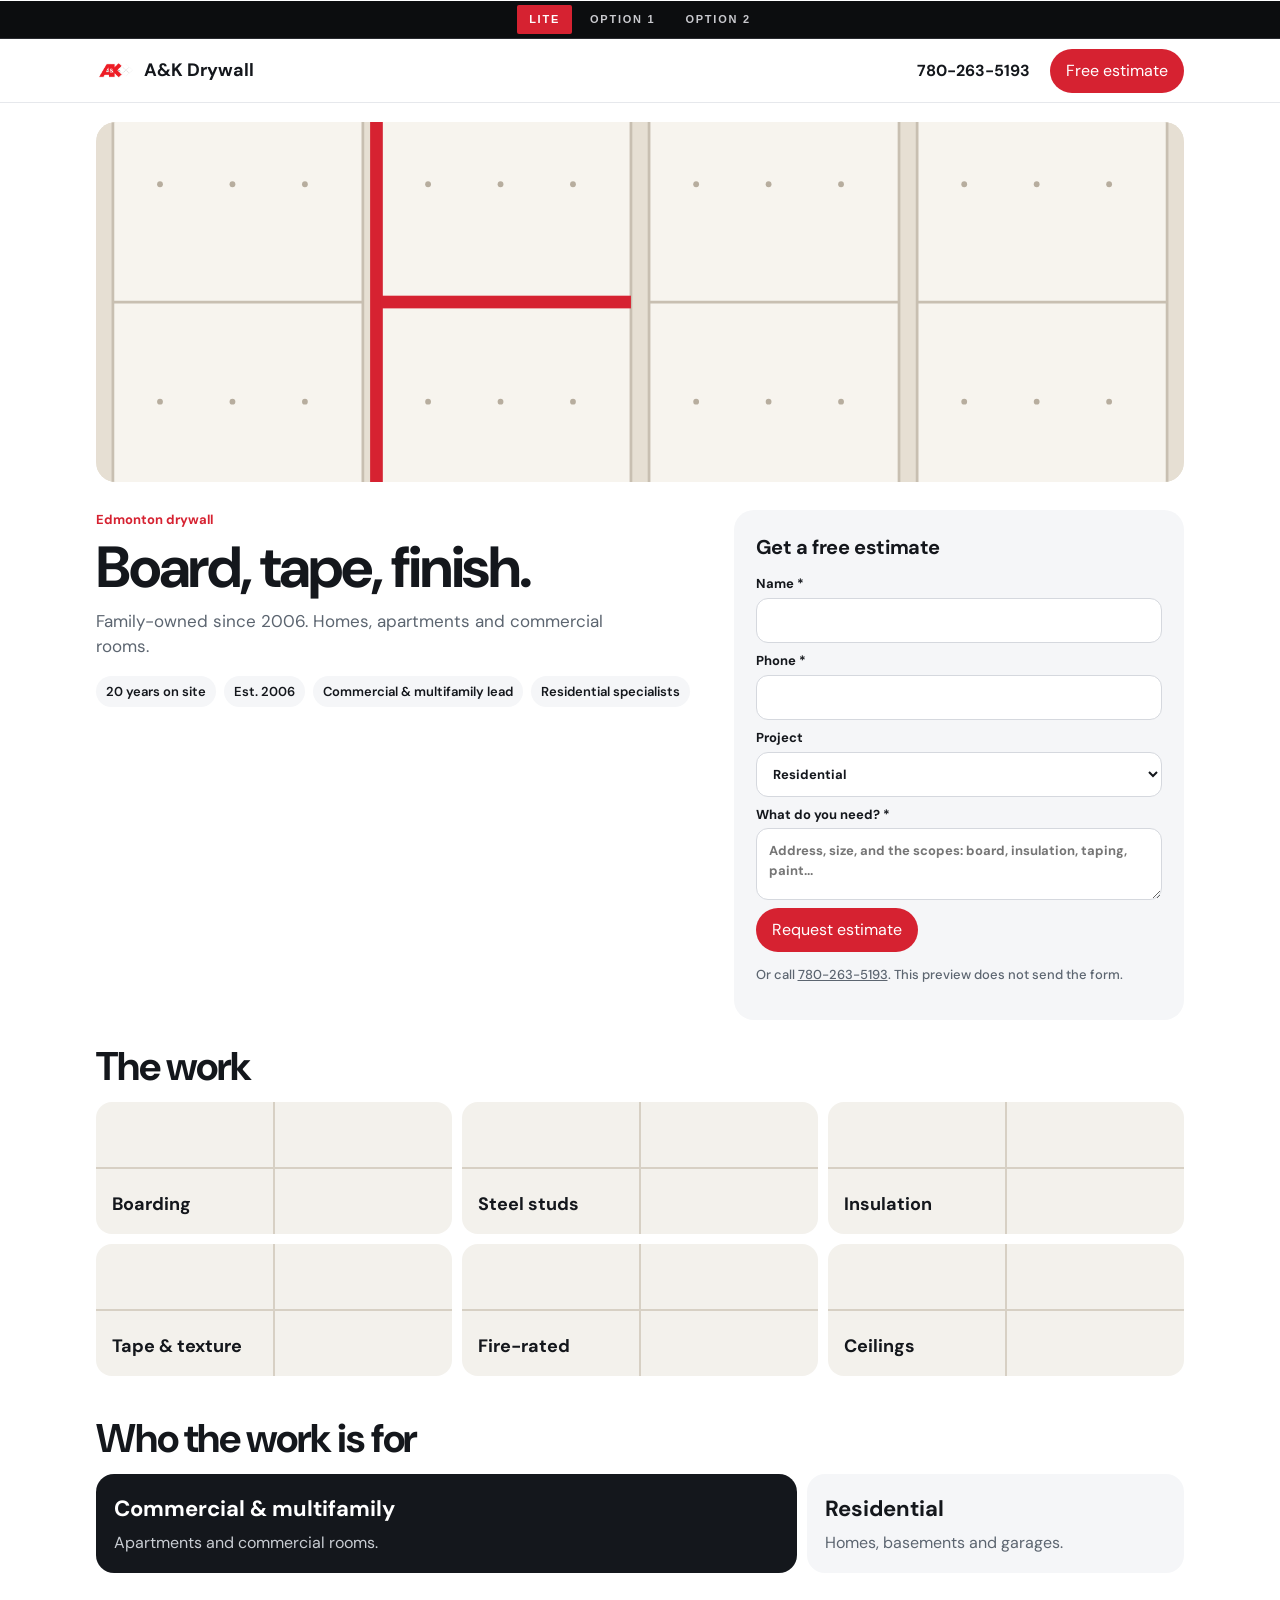
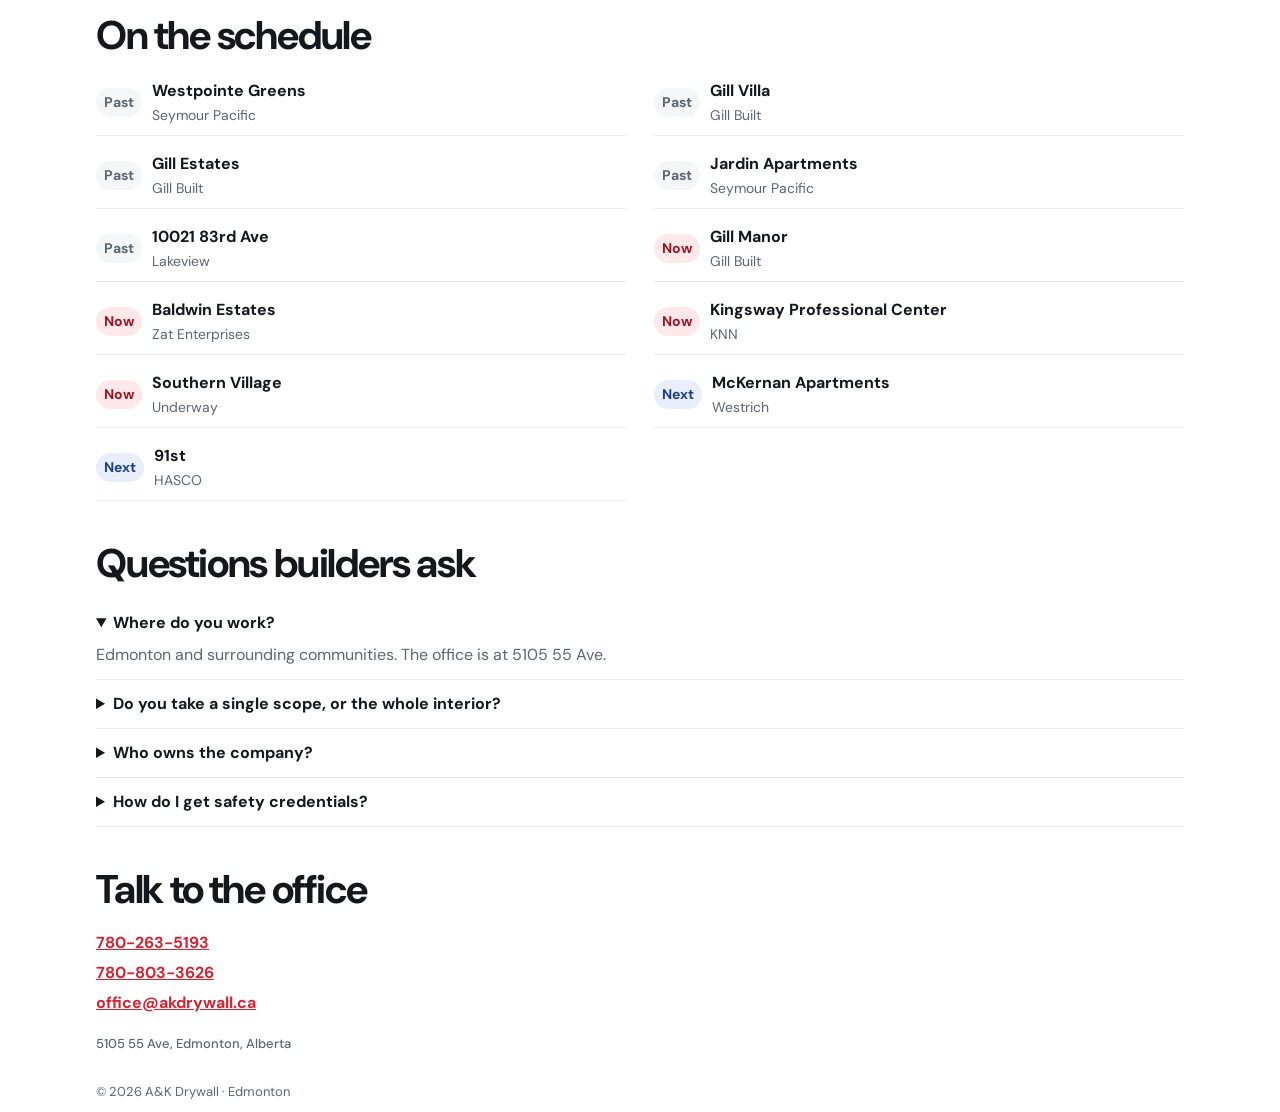
<file: projects.html>
<!doctype html>
<html lang="en">
<head>
  <meta charset="utf-8">
  <meta name="robots" content="noindex, nofollow">
  <meta http-equiv="refresh" content="0; url=index.html#work">
  <link rel="canonical" href="index.html#work">
  <title>Projects | A&amp;K Drywall</title>
</head>
<body><p><a href="index.html#work">Continue to A&amp;K Drywall</a></p></body>
</html>
</file>
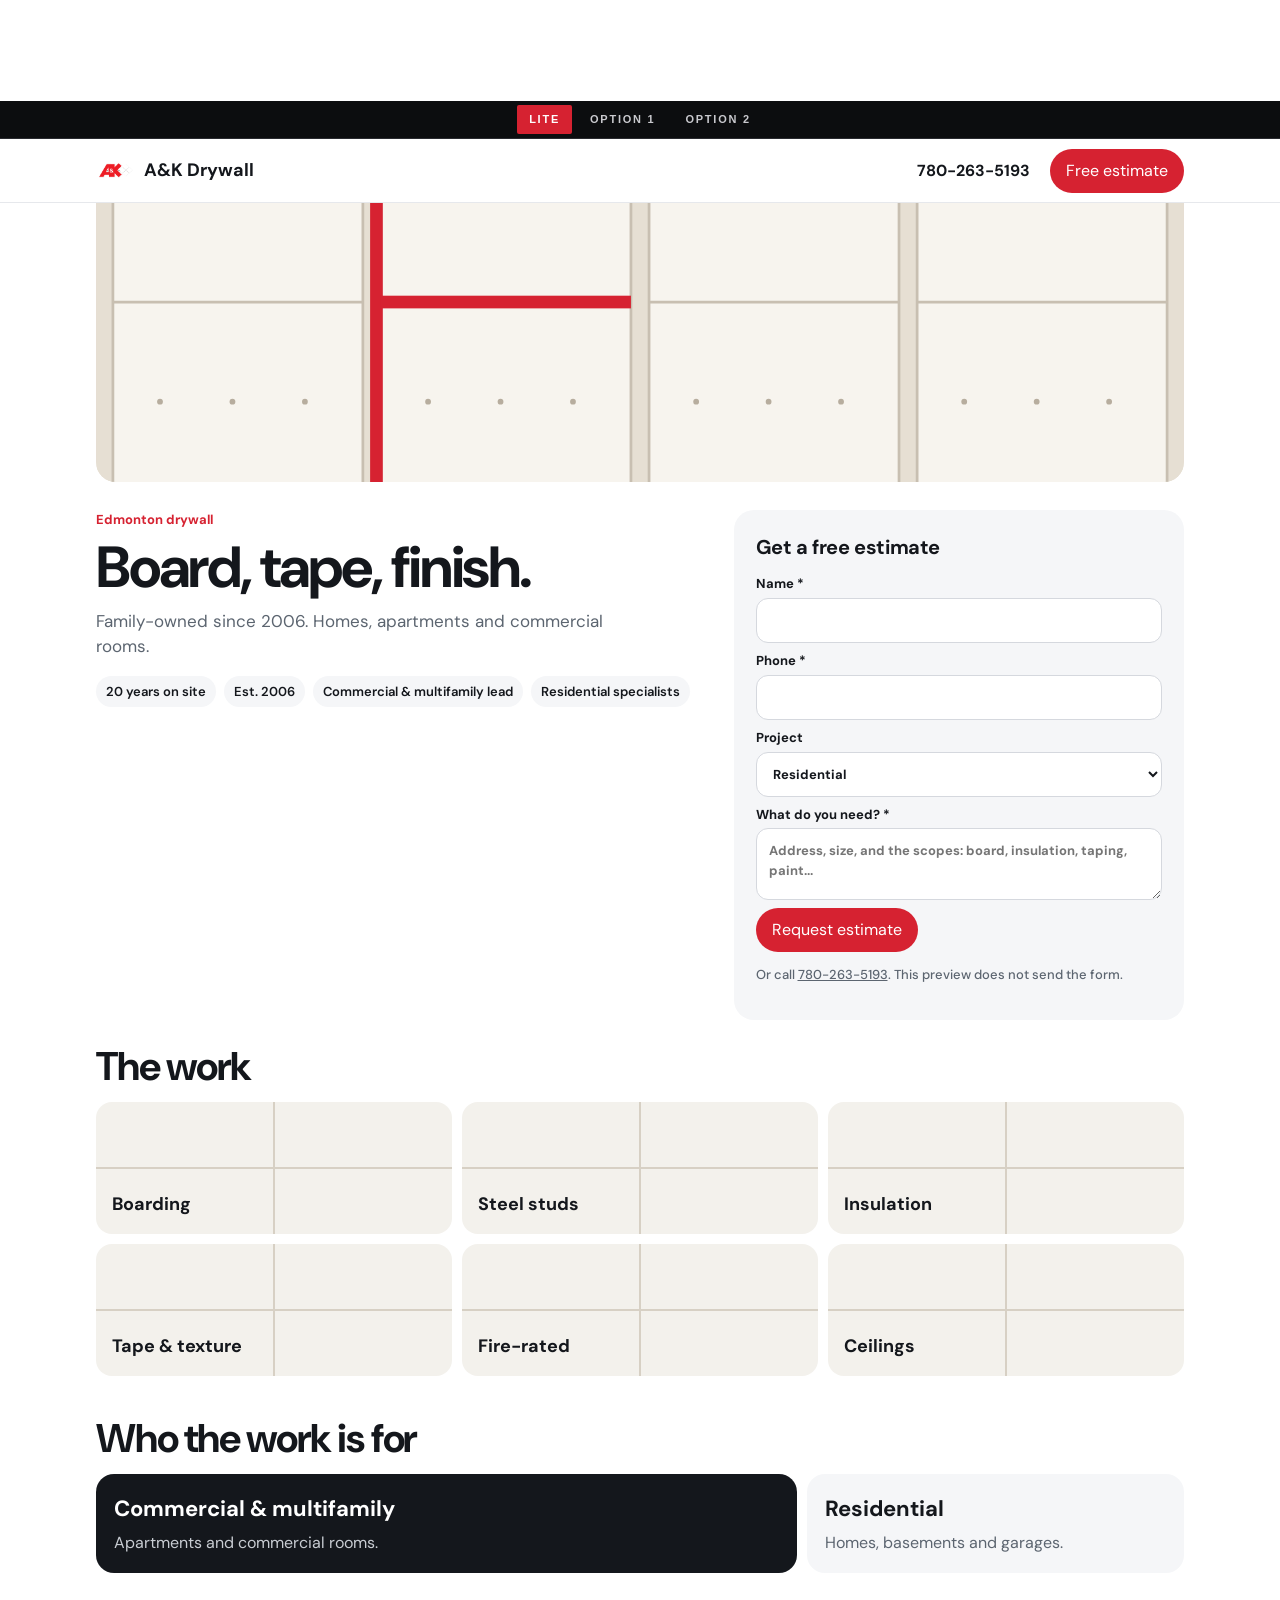
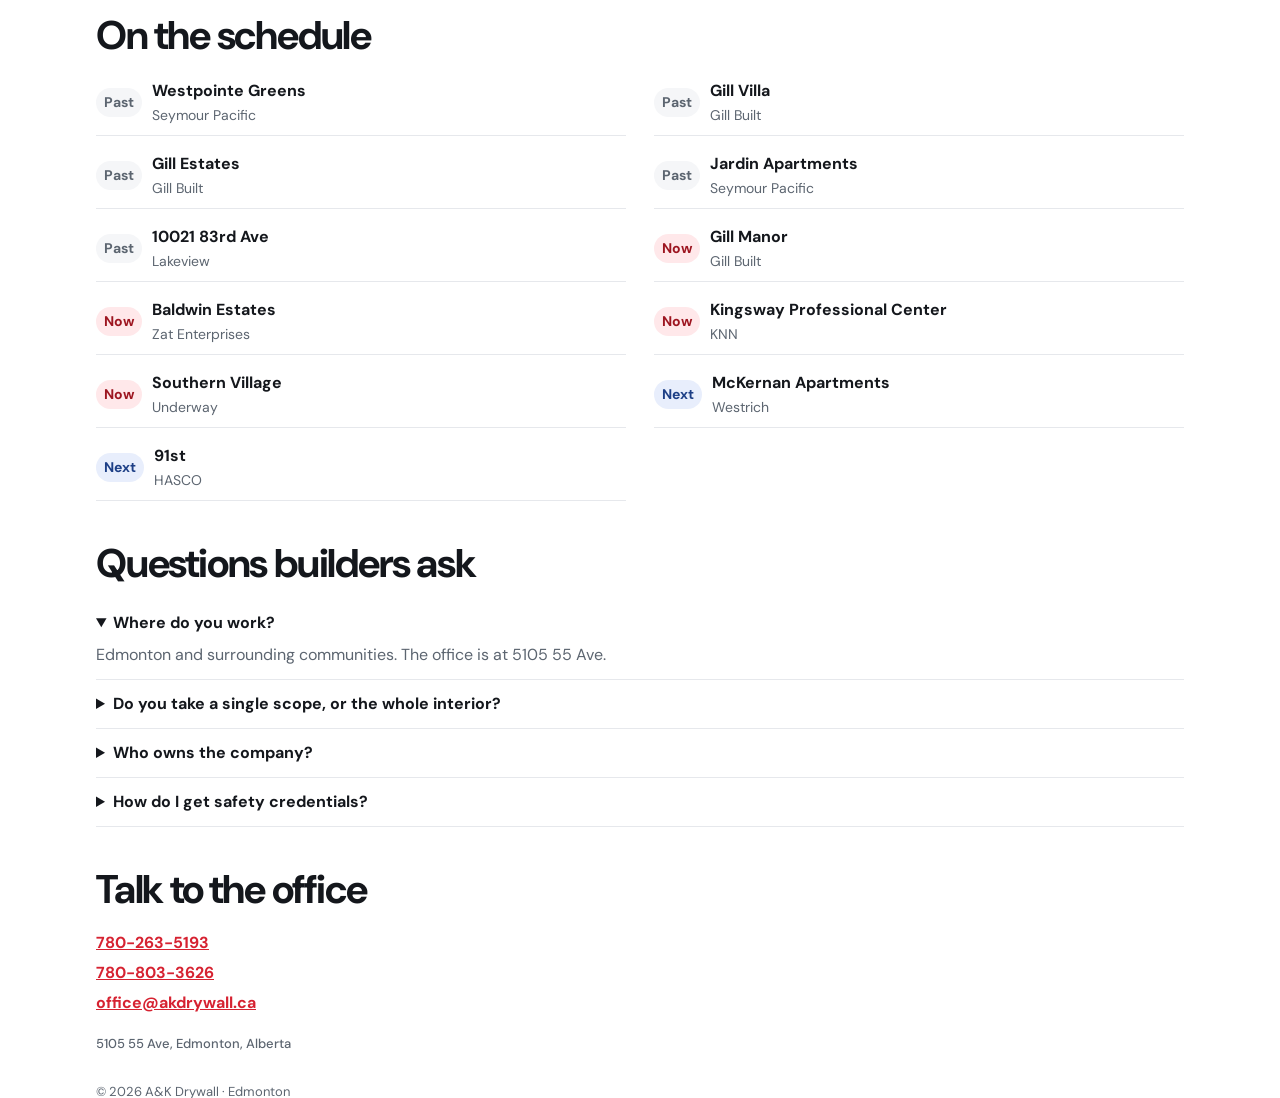
<file: safety.html>
<!doctype html>
<html lang="en">
<head>
  <meta charset="utf-8">
  <meta name="robots" content="noindex, nofollow">
  <meta http-equiv="refresh" content="0; url=index.html#faq">
  <link rel="canonical" href="index.html#faq">
  <title>Safety | A&amp;K Drywall</title>
</head>
<body><p><a href="index.html#faq">Continue to A&amp;K Drywall</a></p></body>
</html>
</file>
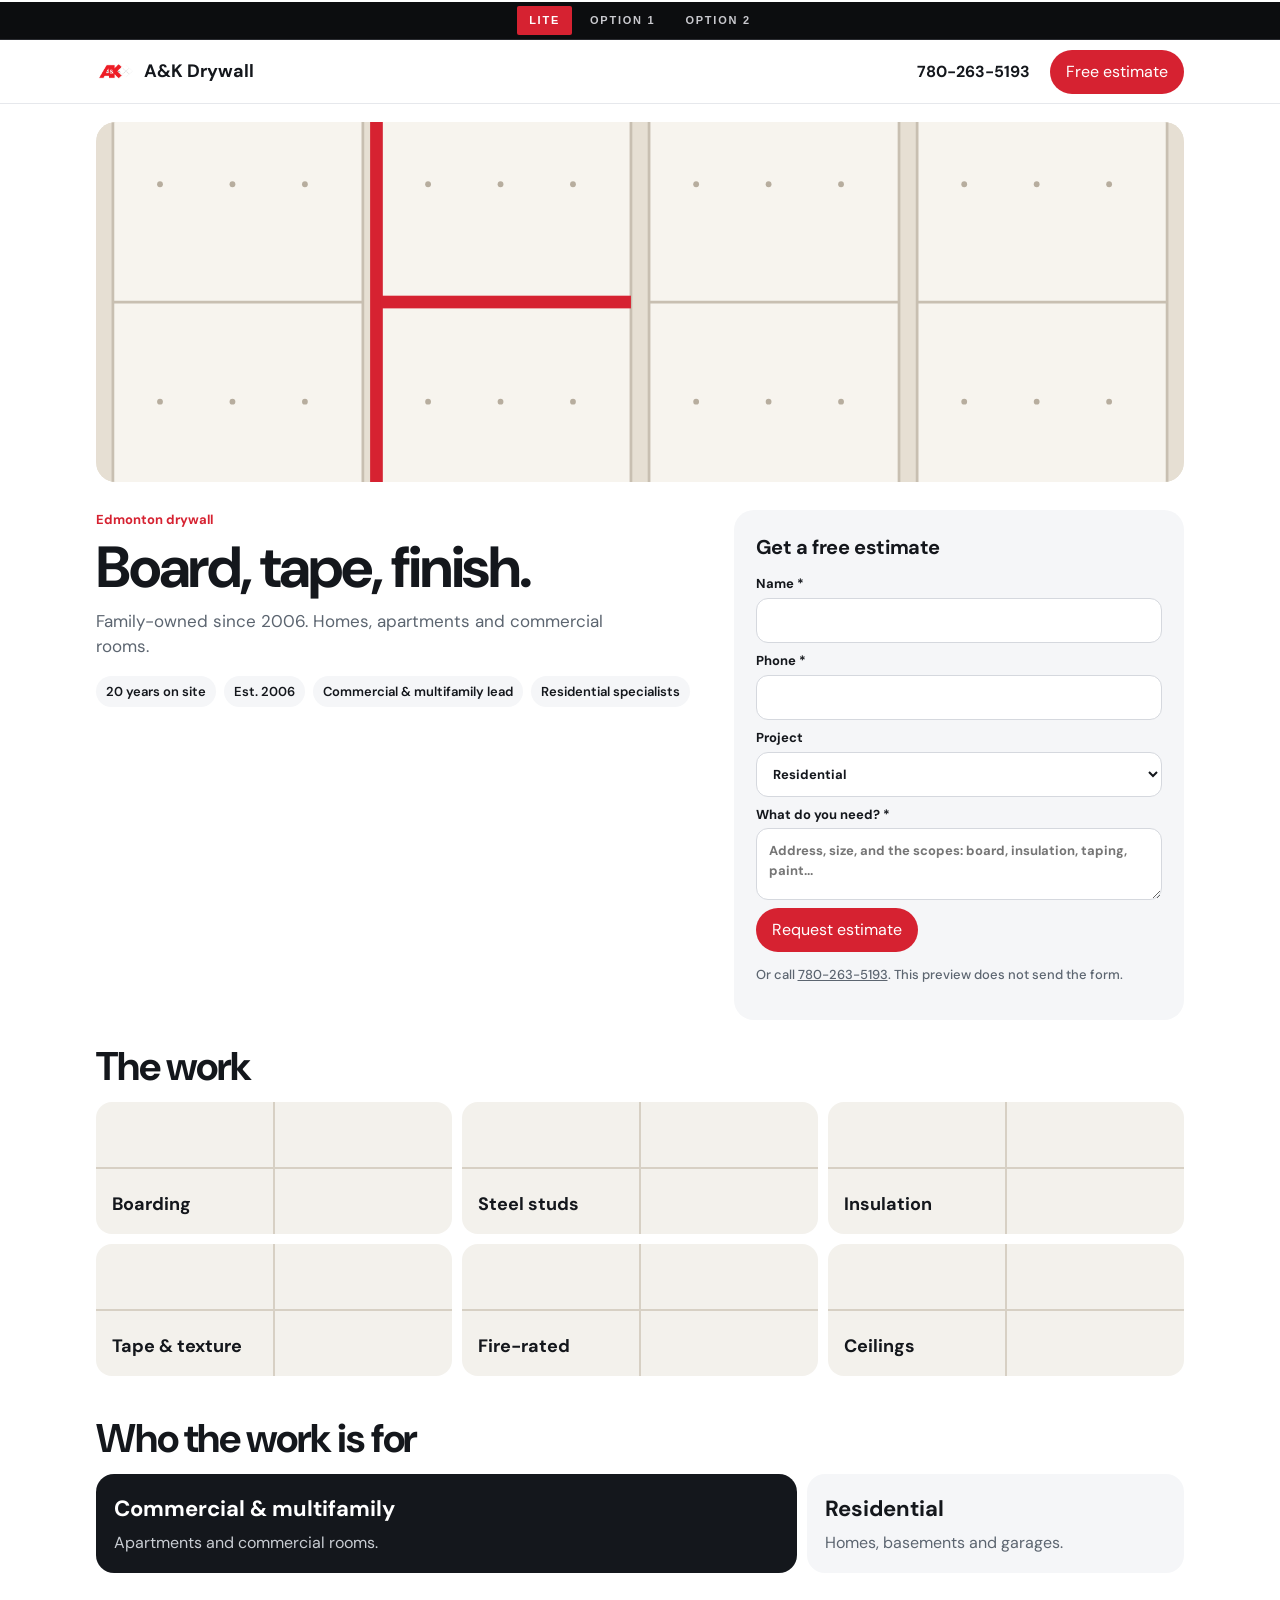
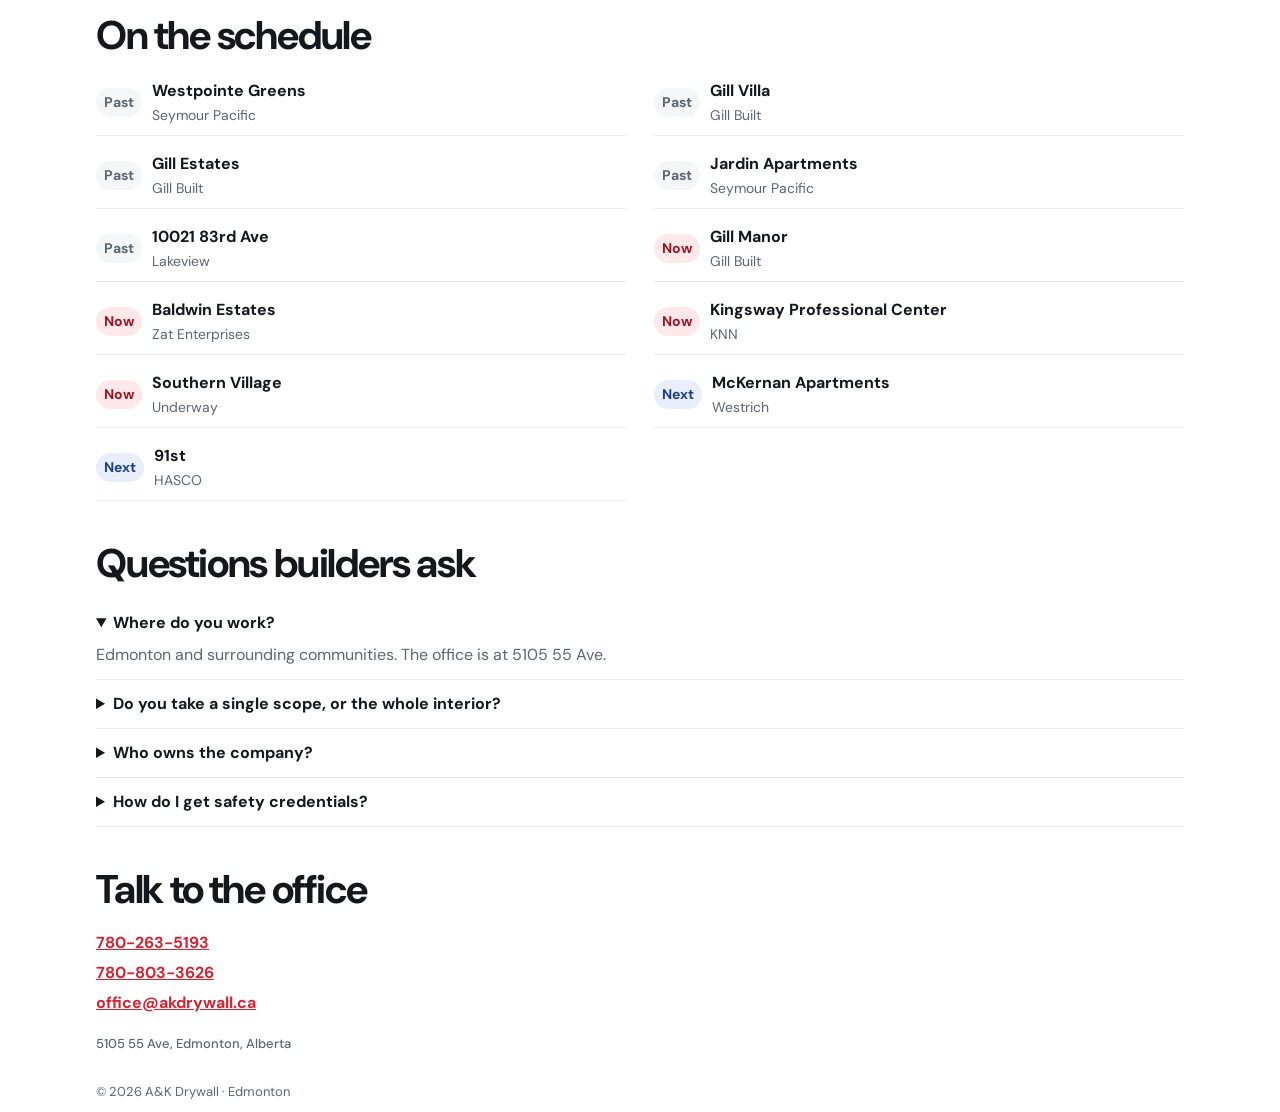
<file: sectors.html>
<!doctype html>
<html lang="en">
<head>
  <meta charset="utf-8">
  <meta name="robots" content="noindex, nofollow">
  <meta http-equiv="refresh" content="0; url=index.html#sectors">
  <link rel="canonical" href="index.html#sectors">
  <title>Sectors | A&amp;K Drywall</title>
</head>
<body><p><a href="index.html#sectors">Continue to A&amp;K Drywall</a></p></body>
</html>
</file>
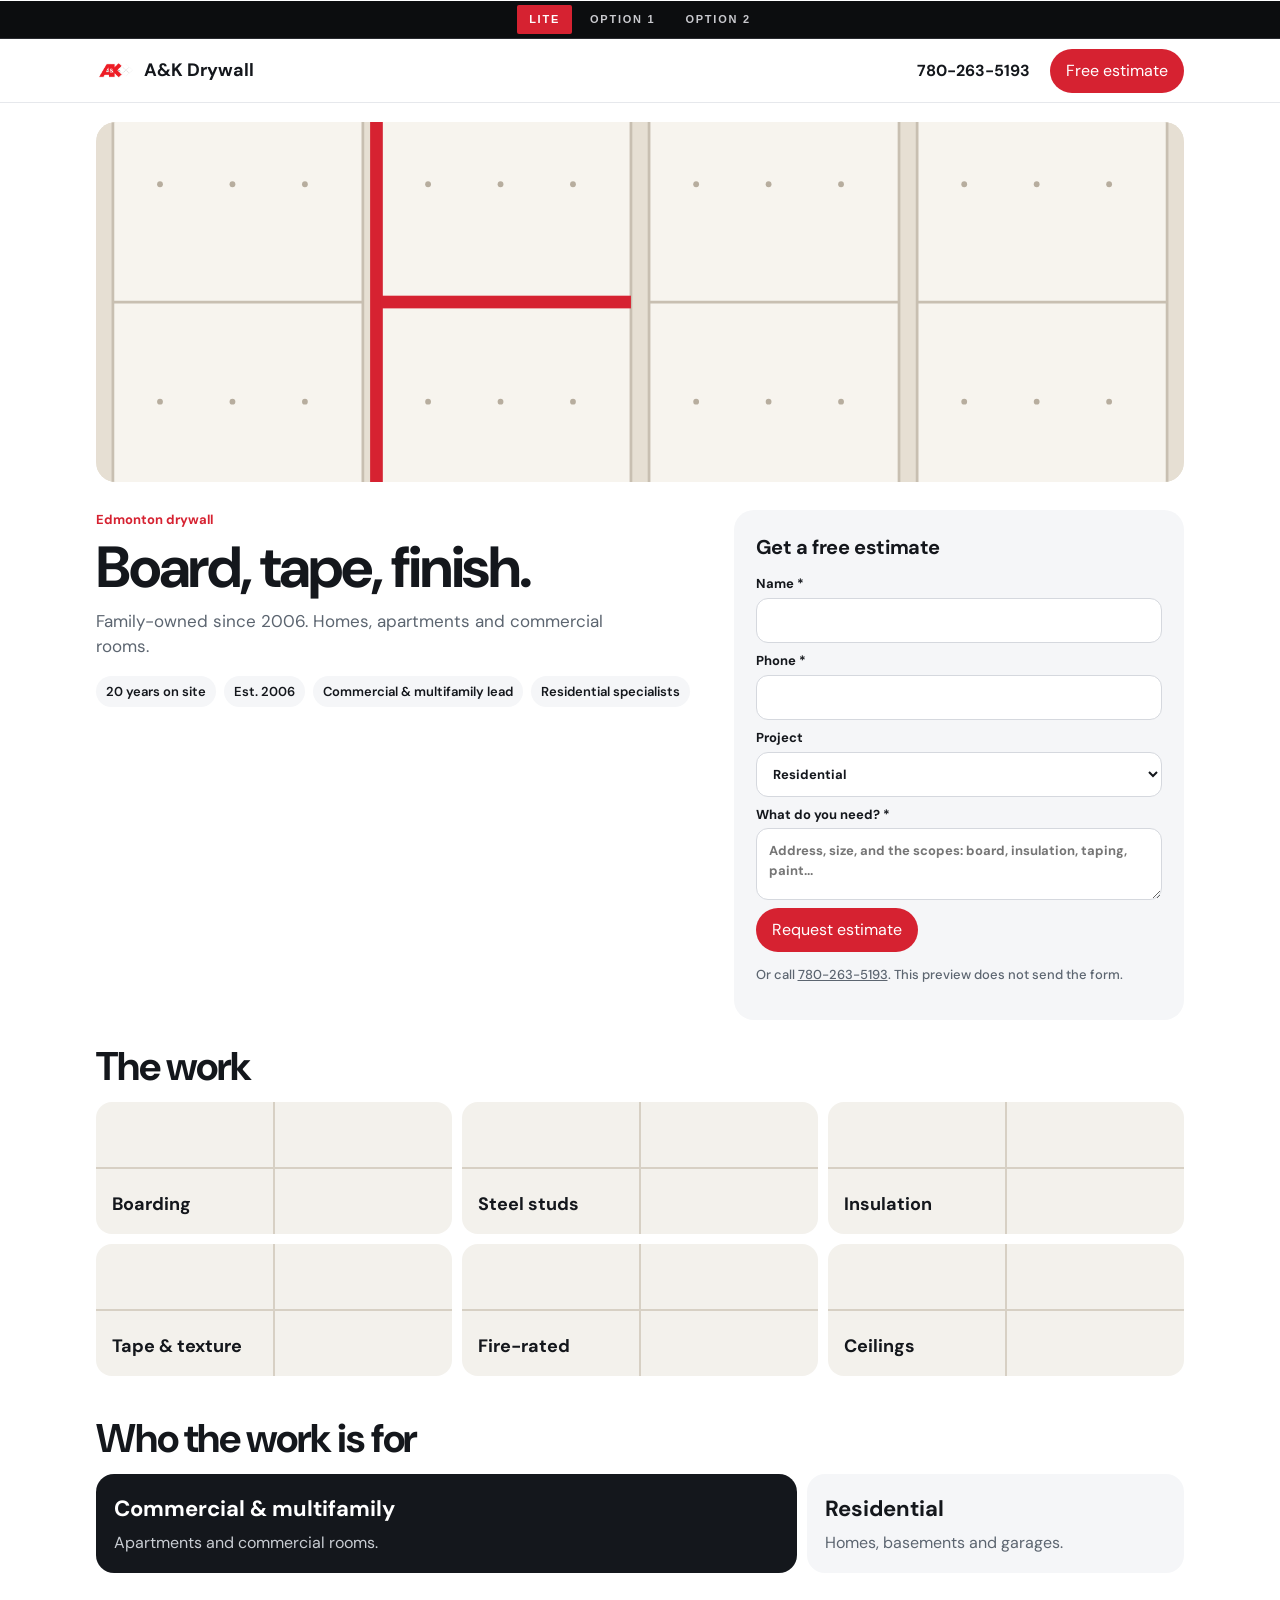
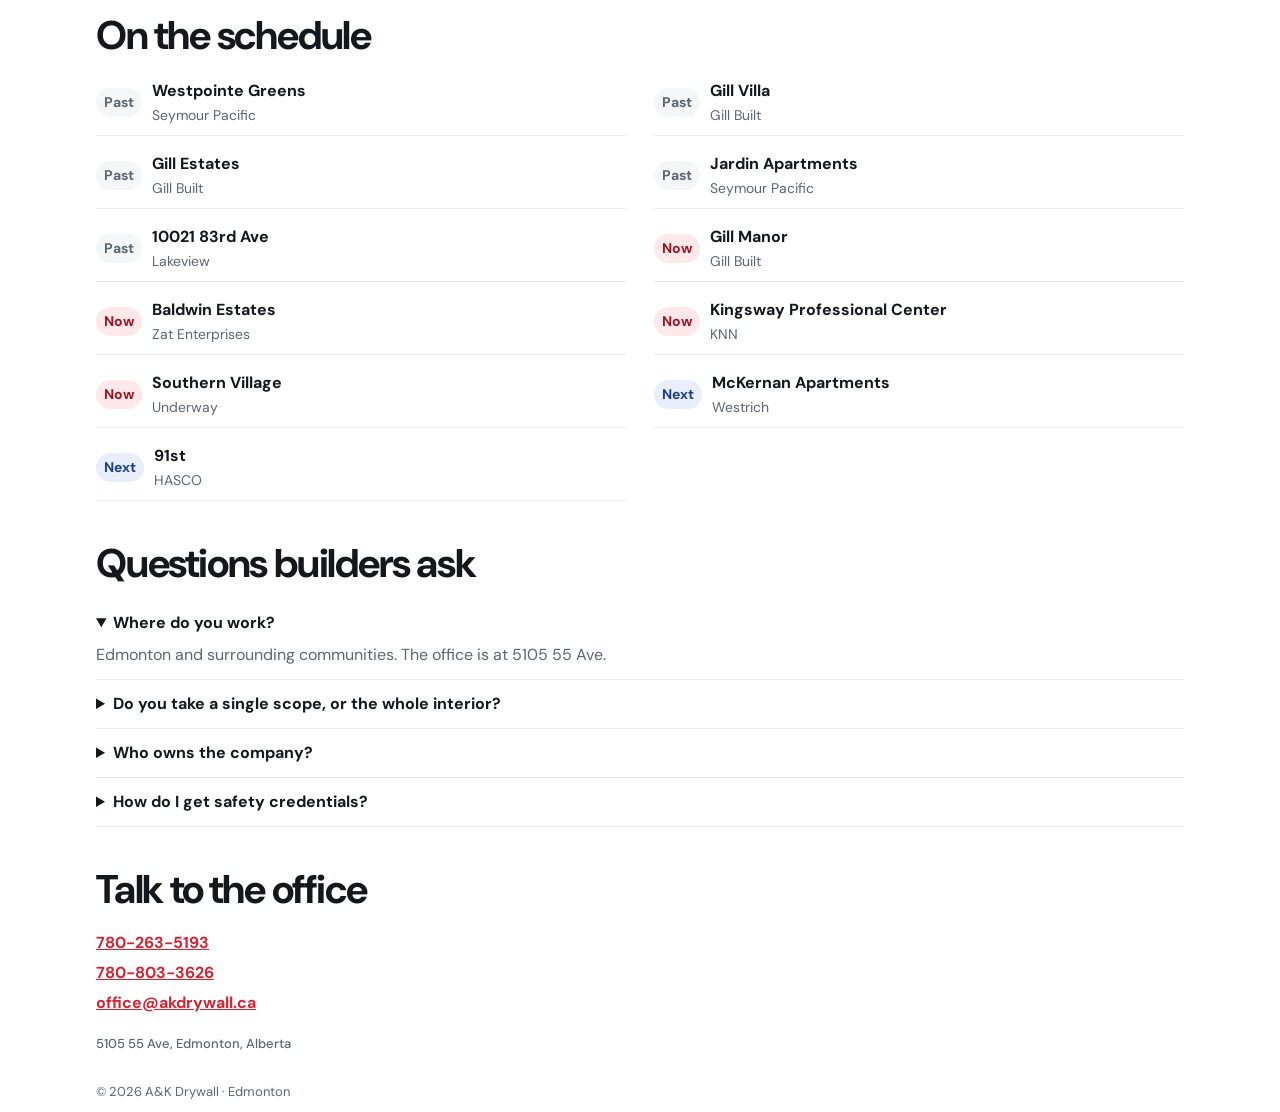
<file: services.html>
<!doctype html>
<html lang="en">
<head>
  <meta charset="utf-8">
  <meta name="robots" content="noindex, nofollow">
  <meta http-equiv="refresh" content="0; url=index.html#services">
  <link rel="canonical" href="index.html#services">
  <title>Services | A&amp;K Drywall</title>
</head>
<body><p><a href="index.html#services">Continue to A&amp;K Drywall</a></p></body>
</html>
</file>
<file: assets/version-nav.css>
.version-nav {
  position: sticky;
  top: 0;
  z-index: 80;
  display: flex;
  align-items: center;
  justify-content: center;
  gap: 6px;
  height: 38px;
  padding: 0 12px;
  background: #0c0d0f;
  border-bottom: 1px solid #2a2b30;
}

.version-nav a {
  color: #c9c9ce;
  font-family: Arial, Helvetica, sans-serif;
  font-size: 11px;
  font-weight: 800;
  letter-spacing: 0.16em;
  text-transform: uppercase;
  text-decoration: none;
  padding: 6px 12px;
  border-radius: 2px;
}

.version-nav a:hover {
  color: #fff;
}

.version-nav a[aria-current="page"] {
  color: #fff;
  background: #d62231;
}

.version-nav a:focus-visible {
  outline: 2px solid #fff;
  outline-offset: 2px;
}
</file>
